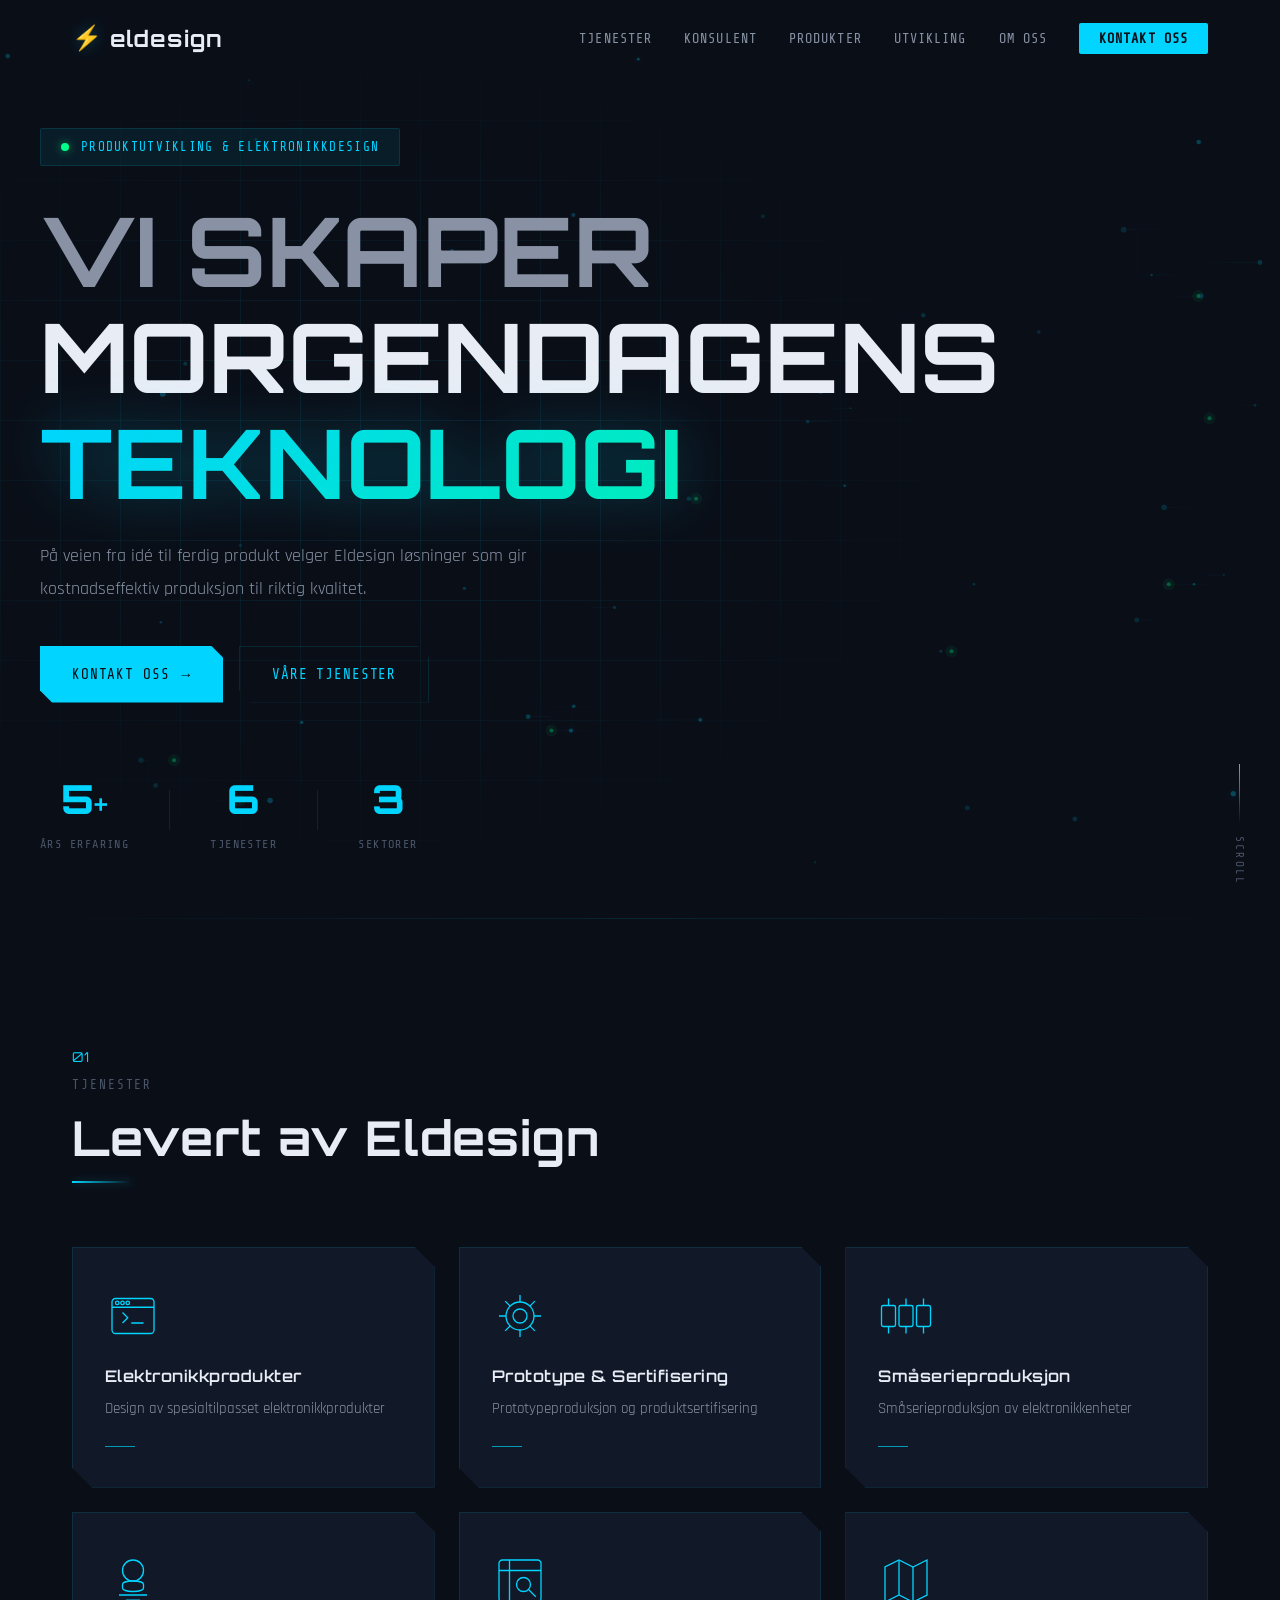
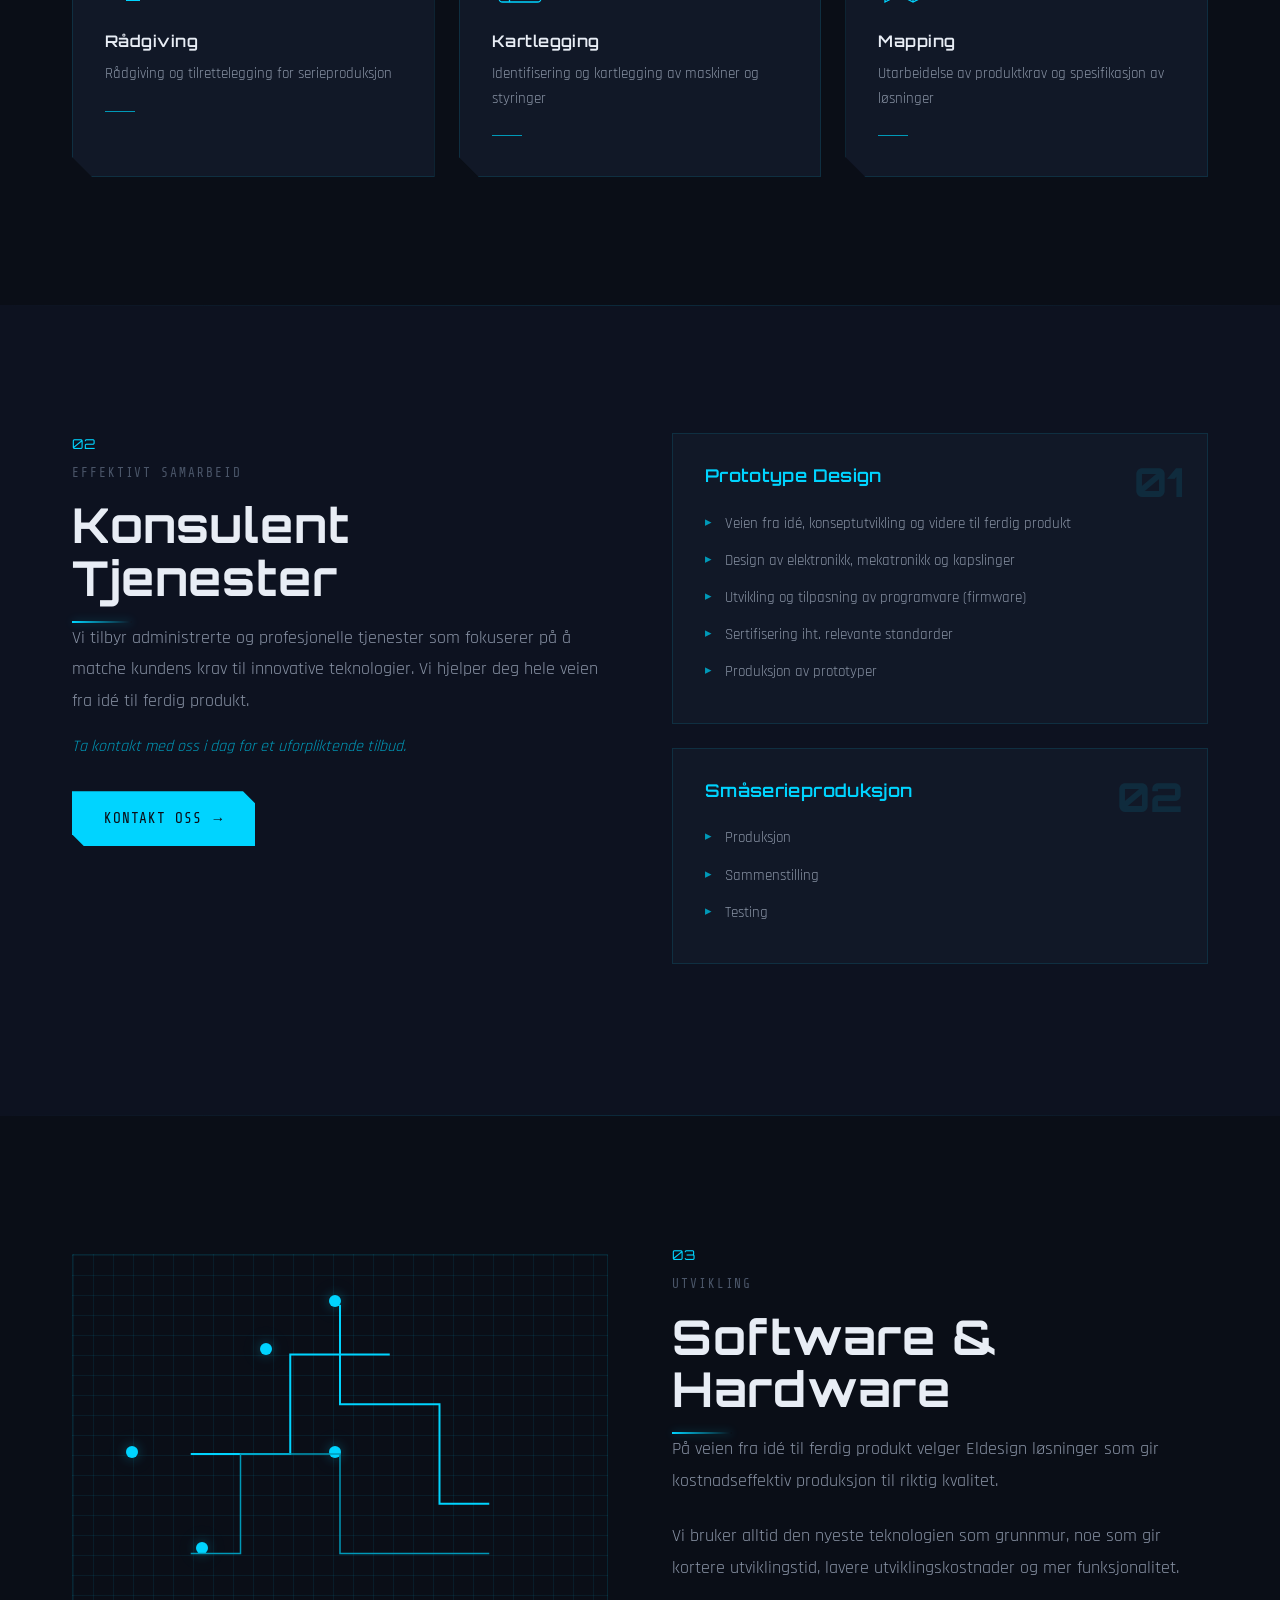
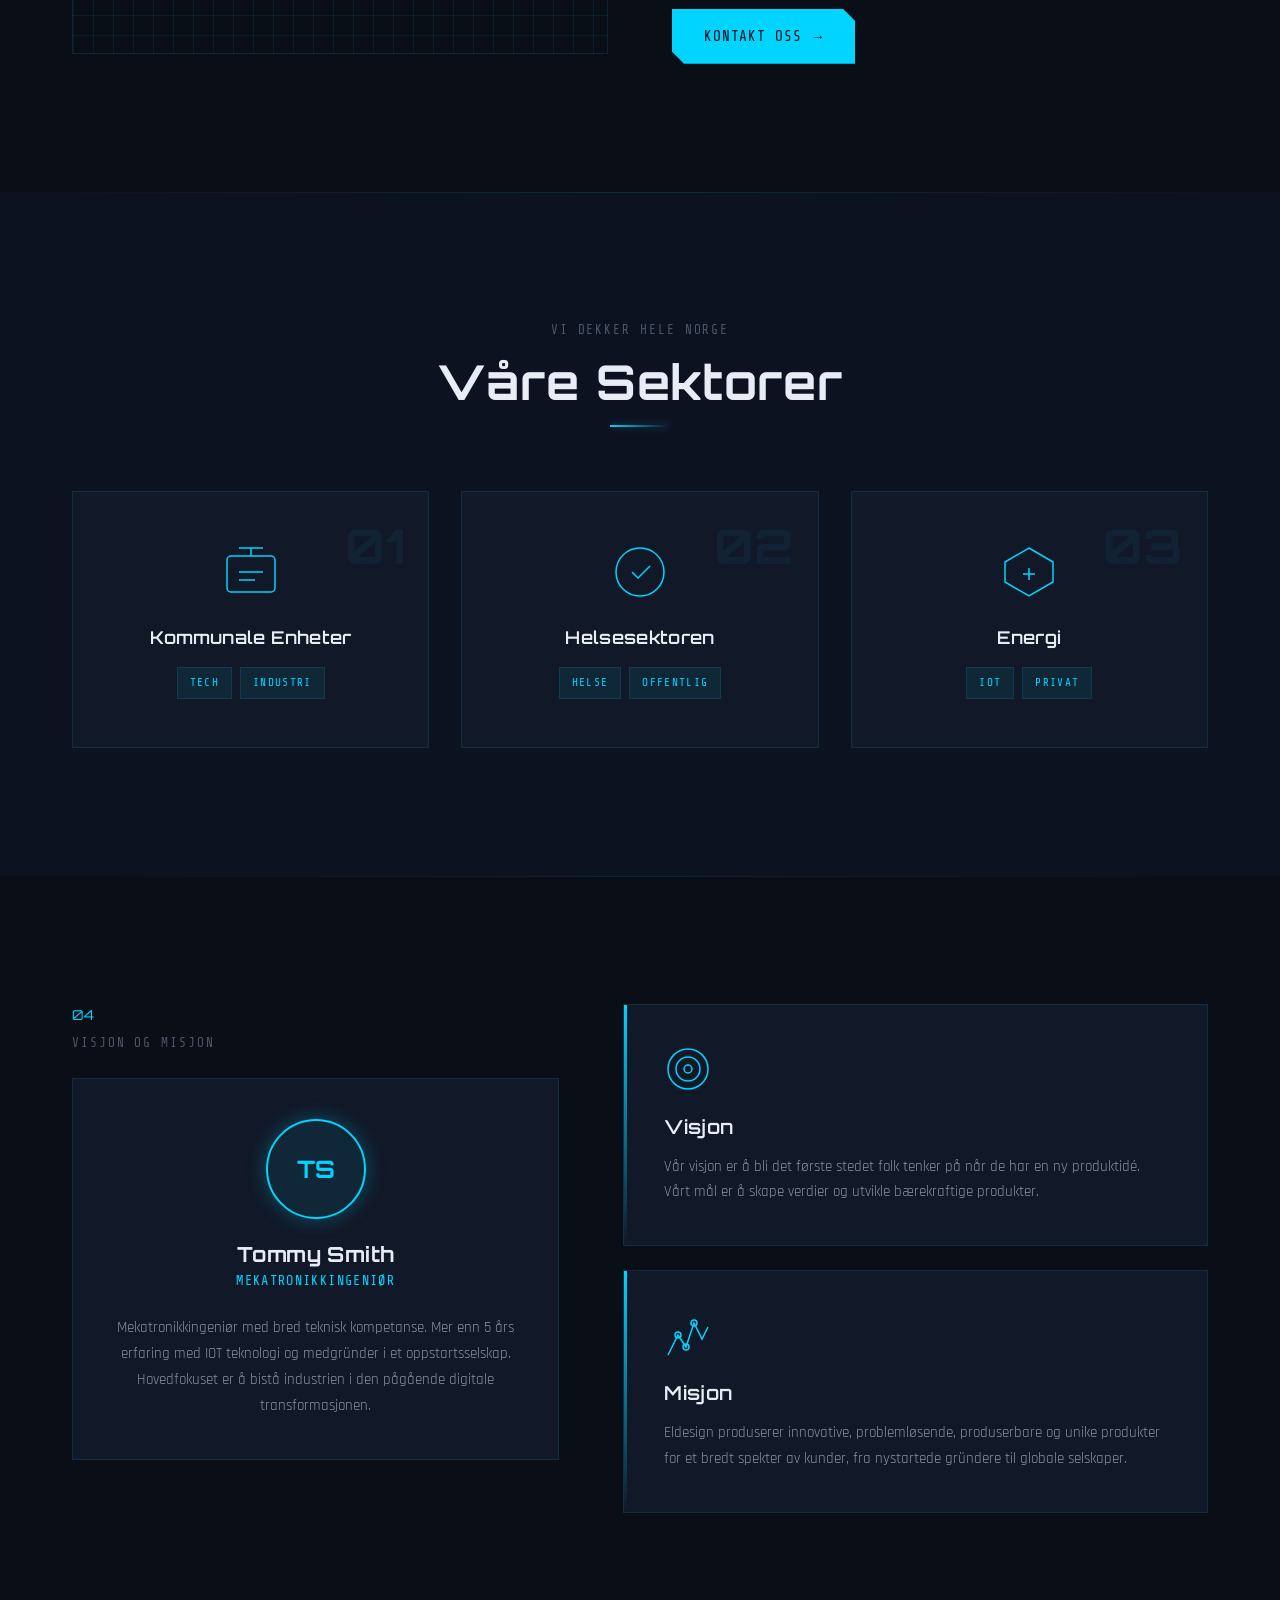
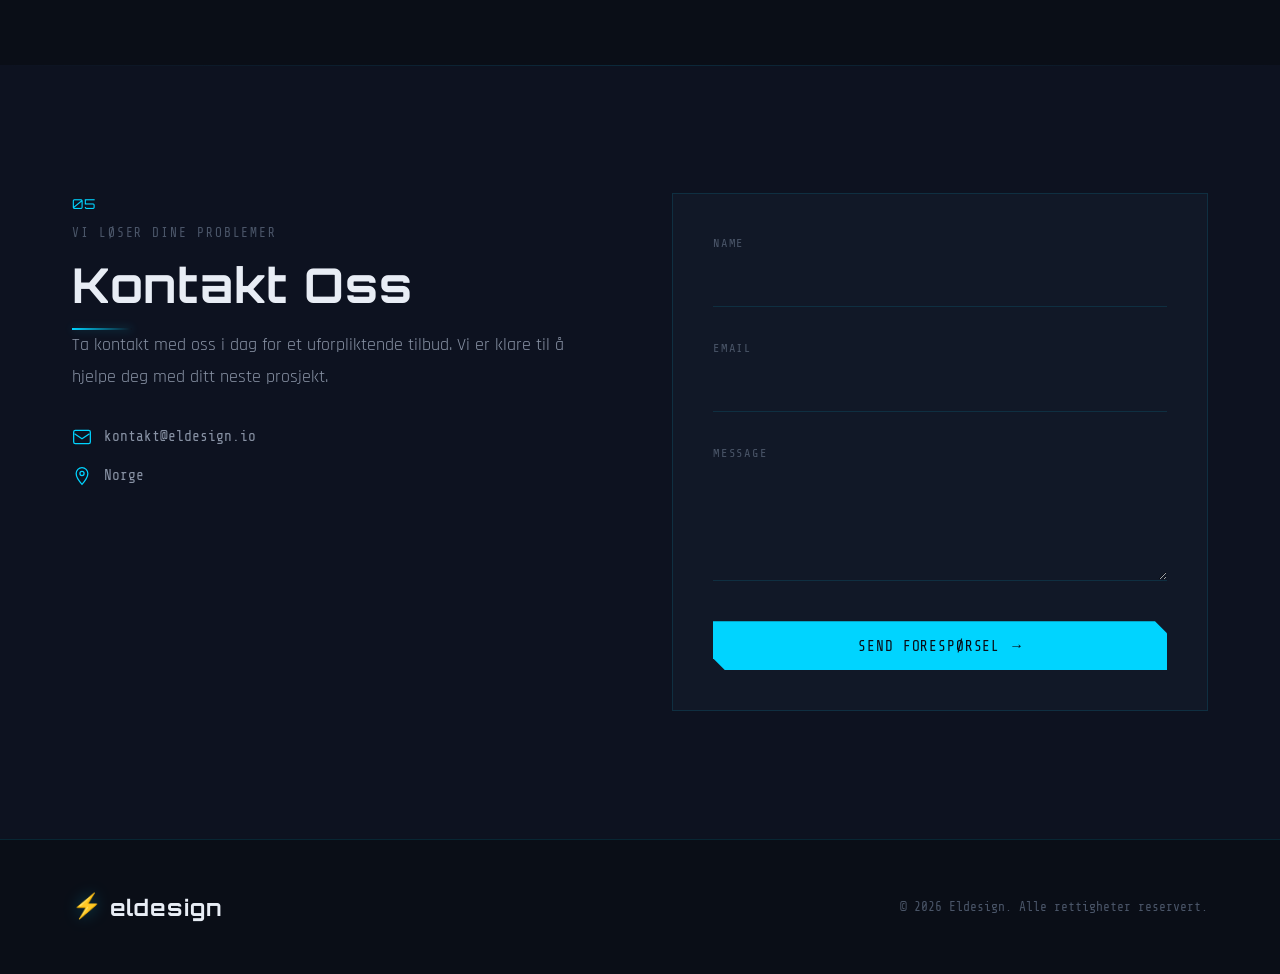
<file: index.html>
<!DOCTYPE html>
<html lang="no">
<head>
    <meta charset="UTF-8">
    <meta name="viewport" content="width=device-width, initial-scale=1.0">
    <title>Eldesign – Produktutvikling</title>
    <link rel="stylesheet" href="css/style.css">
    <link rel="preconnect" href="https://fonts.googleapis.com">
    <link rel="preconnect" href="https://fonts.gstatic.com" crossorigin>
    <link href="https://fonts.googleapis.com/css2?family=Orbitron:wght@400;500;600;700;800;900&family=Rajdhani:wght@300;400;500;600;700&family=Share+Tech+Mono&display=swap" rel="stylesheet">
</head>
<body>
    <!-- Animated Circuit Background -->
    <canvas id="circuit-bg"></canvas>

    <!-- Navigation -->
    <nav class="nav" id="nav">
        <div class="nav__container">
            <a href="#hero" class="nav__logo">
                <span class="nav__logo-icon">⚡</span>
                <span class="nav__logo-text">eldesign</span>
            </a>
            <button class="nav__toggle" id="nav-toggle" aria-label="Toggle menu">
                <span></span><span></span><span></span>
            </button>
            <ul class="nav__menu" id="nav-menu">
                <li><a href="#tjenester" class="nav__link" data-text="Tjenester">Tjenester</a></li>
                <li><a href="#konsulent" class="nav__link" data-text="Konsulent">Konsulent</a></li>
                <li><a href="products/index.html" class="nav__link" data-text="Produkter">Produkter</a></li>
                <li><a href="#utvikling" class="nav__link" data-text="Utvikling">Utvikling</a></li>
                <li><a href="#om-oss" class="nav__link" data-text="Om Oss">Om Oss</a></li>
                <li><a href="#kontakt" class="nav__link nav__link--cta" data-text="Kontakt Oss">Kontakt Oss</a></li>
            </ul>
        </div>
    </nav>

    <!-- Hero Section -->
    <section class="hero" id="hero">
        <div class="hero__grid-overlay"></div>
        <div class="hero__content">
            <div class="hero__badge">
                <span class="hero__badge-dot"></span>
                <span class="hero__badge-text">Produktutvikling & Elektronikkdesign</span>
            </div>
            <h1 class="hero__title">
                <span class="hero__title-line hero__title-line--1">VI SKAPER</span>
                <span class="hero__title-line hero__title-line--2">MORGENDAGENS</span>
                <span class="hero__title-line hero__title-line--3">TEKNOLOGI</span>
            </h1>
            <p class="hero__description">
                På veien fra idé til ferdig produkt velger Eldesign løsninger som gir kostnadseffektiv produksjon til riktig kvalitet.
            </p>
            <div class="hero__actions">
                <a href="#kontakt" class="btn btn--primary">
                    <span class="btn__text">Kontakt Oss</span>
                    <span class="btn__icon">→</span>
                </a>
                <a href="#tjenester" class="btn btn--outline">
                    <span class="btn__text">Våre Tjenester</span>
                </a>
            </div>
            <div class="hero__stats">
                <div class="hero__stat">
                    <span class="hero__stat-number" data-count="5">0</span><span class="hero__stat-plus">+</span>
                    <span class="hero__stat-label">Års Erfaring</span>
                </div>
                <div class="hero__stat-divider"></div>
                <div class="hero__stat">
                    <span class="hero__stat-number" data-count="6">0</span>
                    <span class="hero__stat-label">Tjenester</span>
                </div>
                <div class="hero__stat-divider"></div>
                <div class="hero__stat">
                    <span class="hero__stat-number" data-count="3">0</span>
                    <span class="hero__stat-label">Sektorer</span>
                </div>
            </div>
        </div>
        <div class="hero__scroll-indicator">
            <div class="hero__scroll-line"></div>
            <span>Scroll</span>
        </div>
    </section>

    <!-- Services Section -->
    <section class="services" id="tjenester">
        <div class="section__container">
            <div class="section__header">
                <span class="section__number">01</span>
                <span class="section__tag">Tjenester</span>
                <h2 class="section__title">Levert av Eldesign</h2>
                <div class="section__line"></div>
            </div>
            <div class="services__grid">
                <div class="service-card" data-aos="fade-up">
                    <div class="service-card__icon">
                        <svg viewBox="0 0 64 64" fill="none" stroke="currentColor" stroke-width="1.5">
                            <rect x="8" y="12" width="48" height="40" rx="4"/>
                            <path d="M20 28l6 6-6 6M30 40h14"/>
                            <line x1="8" y1="22" x2="56" y2="22"/>
                            <circle cx="14" cy="17" r="2"/><circle cx="20" cy="17" r="2"/><circle cx="26" cy="17" r="2"/>
                        </svg>
                    </div>
                    <h3 class="service-card__title">Elektronikkprodukter</h3>
                    <p class="service-card__desc">Design av spesialtilpasset elektronikkprodukter</p>
                    <div class="service-card__line"></div>
                </div>
                <div class="service-card" data-aos="fade-up" data-aos-delay="100">
                    <div class="service-card__icon">
                        <svg viewBox="0 0 64 64" fill="none" stroke="currentColor" stroke-width="1.5">
                            <path d="M32 8v8M32 48v8M8 32h8M48 32h8"/>
                            <circle cx="32" cy="32" r="16"/>
                            <circle cx="32" cy="32" r="8"/>
                            <path d="M15 15l6 6M43 43l6 6M15 49l6-6M43 21l6-6"/>
                        </svg>
                    </div>
                    <h3 class="service-card__title">Prototype & Sertifisering</h3>
                    <p class="service-card__desc">Prototypeproduksjon og produktsertifisering</p>
                    <div class="service-card__line"></div>
                </div>
                <div class="service-card" data-aos="fade-up" data-aos-delay="200">
                    <div class="service-card__icon">
                        <svg viewBox="0 0 64 64" fill="none" stroke="currentColor" stroke-width="1.5">
                            <rect x="4" y="20" width="16" height="24" rx="2"/>
                            <rect x="24" y="20" width="16" height="24" rx="2"/>
                            <rect x="44" y="20" width="16" height="24" rx="2"/>
                            <path d="M12 12v8M32 12v8M52 12v8M12 44v8M32 44v8M52 44v8"/>
                        </svg>
                    </div>
                    <h3 class="service-card__title">Småserieproduksjon</h3>
                    <p class="service-card__desc">Småserieproduksjon av elektronikkenheter</p>
                    <div class="service-card__line"></div>
                </div>
                <div class="service-card" data-aos="fade-up" data-aos-delay="300">
                    <div class="service-card__icon">
                        <svg viewBox="0 0 64 64" fill="none" stroke="currentColor" stroke-width="1.5">
                            <circle cx="32" cy="20" r="12"/>
                            <path d="M20 36c0-2 4-4 12-4s12 2 12 4v4c0 2-4 4-12 4s-12-2-12-4v-4z"/>
                            <path d="M16 48h32M24 54h16"/>
                        </svg>
                    </div>
                    <h3 class="service-card__title">Rådgiving</h3>
                    <p class="service-card__desc">Rådgiving og tilrettelegging for serieproduksjon</p>
                    <div class="service-card__line"></div>
                </div>
                <div class="service-card" data-aos="fade-up" data-aos-delay="400">
                    <div class="service-card__icon">
                        <svg viewBox="0 0 64 64" fill="none" stroke="currentColor" stroke-width="1.5">
                            <rect x="8" y="8" width="48" height="48" rx="4"/>
                            <path d="M8 20h48M20 8v48"/>
                            <circle cx="36" cy="36" r="8"/>
                            <path d="M42 42l8 8"/>
                        </svg>
                    </div>
                    <h3 class="service-card__title">Kartlegging</h3>
                    <p class="service-card__desc">Identifisering og kartlegging av maskiner og styringer</p>
                    <div class="service-card__line"></div>
                </div>
                <div class="service-card" data-aos="fade-up" data-aos-delay="500">
                    <div class="service-card__icon">
                        <svg viewBox="0 0 64 64" fill="none" stroke="currentColor" stroke-width="1.5">
                            <path d="M8 56V16l16-8 16 8 16-8v40l-16 8-16-8-16 8z"/>
                            <path d="M24 8v40M40 16v40"/>
                        </svg>
                    </div>
                    <h3 class="service-card__title">Mapping</h3>
                    <p class="service-card__desc">Utarbeidelse av produktkrav og spesifikasjon av løsninger</p>
                    <div class="service-card__line"></div>
                </div>
            </div>
        </div>
    </section>

    <!-- Consultant Section -->
    <section class="consultant" id="konsulent">
        <div class="section__container">
            <div class="consultant__layout">
                <div class="consultant__left">
                    <span class="section__number">02</span>
                    <span class="section__tag">Effektivt Samarbeid</span>
                    <h2 class="section__title">Konsulent<br>Tjenester</h2>
                    <div class="section__line"></div>
                    <p class="consultant__text">
                        Vi tilbyr administrerte og profesjonelle tjenester som fokuserer på å matche kundens krav til innovative teknologier. Vi hjelper deg hele veien fra idé til ferdig produkt.
                    </p>
                    <p class="consultant__cta-text">
                        Ta kontakt med oss i dag for et uforpliktende tilbud.
                    </p>
                    <a href="#kontakt" class="btn btn--primary">
                        <span class="btn__text">Kontakt Oss</span>
                        <span class="btn__icon">→</span>
                    </a>
                </div>
                <div class="consultant__right">
                    <div class="consultant__card">
                        <div class="consultant__card-number">01</div>
                        <h3 class="consultant__card-title">Prototype Design</h3>
                        <ul class="consultant__card-list">
                            <li>Veien fra idé, konseptutvikling og videre til ferdig produkt</li>
                            <li>Design av elektronikk, mekatronikk og kapslinger</li>
                            <li>Utvikling og tilpasning av programvare (firmware)</li>
                            <li>Sertifisering iht. relevante standarder</li>
                            <li>Produksjon av prototyper</li>
                        </ul>
                    </div>
                    <div class="consultant__card">
                        <div class="consultant__card-number">02</div>
                        <h3 class="consultant__card-title">Småserieproduksjon</h3>
                        <ul class="consultant__card-list">
                            <li>Produksjon</li>
                            <li>Sammenstilling</li>
                            <li>Testing</li>
                        </ul>
                    </div>
                </div>
            </div>
        </div>
    </section>

    <!-- Development Section -->
    <section class="development" id="utvikling">
        <div class="section__container">
            <div class="development__layout">
                <div class="development__visual">
                    <div class="development__circuit-board">
                        <div class="circuit-node circuit-node--1"></div>
                        <div class="circuit-node circuit-node--2"></div>
                        <div class="circuit-node circuit-node--3"></div>
                        <div class="circuit-node circuit-node--4"></div>
                        <div class="circuit-node circuit-node--5"></div>
                        <svg class="circuit-lines" viewBox="0 0 400 400">
                            <path d="M50 200 L150 200 L150 100 L250 100" stroke="var(--accent)" stroke-width="2" fill="none" class="circuit-path"/>
                            <path d="M50 300 L100 300 L100 200 L200 200 L200 300 L350 300" stroke="var(--accent-dim)" stroke-width="1.5" fill="none" class="circuit-path"/>
                            <path d="M200 50 L200 150 L300 150 L300 250 L350 250" stroke="var(--accent)" stroke-width="2" fill="none" class="circuit-path"/>
                        </svg>
                    </div>
                </div>
                <div class="development__content">
                    <span class="section__number">03</span>
                    <span class="section__tag">Utvikling</span>
                    <h2 class="section__title">Software &<br>Hardware</h2>
                    <div class="section__line"></div>
                    <p class="development__text">
                        På veien fra idé til ferdig produkt velger Eldesign løsninger som gir kostnadseffektiv produksjon til riktig kvalitet.
                    </p>
                    <p class="development__text">
                        Vi bruker alltid den nyeste teknologien som grunnmur, noe som gir kortere utviklingstid, lavere utviklingskostnader og mer funksjonalitet.
                    </p>
                    <a href="#kontakt" class="btn btn--primary">
                        <span class="btn__text">Kontakt Oss</span>
                        <span class="btn__icon">→</span>
                    </a>
                </div>
            </div>
        </div>
    </section>

    <!-- Sectors Section -->
    <section class="sectors" id="sektorer">
        <div class="section__container">
            <div class="section__header section__header--center">
                <span class="section__tag">Vi dekker hele Norge</span>
                <h2 class="section__title">Våre Sektorer</h2>
                <div class="section__line section__line--center"></div>
            </div>
            <div class="sectors__grid">
                <div class="sector-card">
                    <div class="sector-card__number">01</div>
                    <div class="sector-card__icon">
                        <svg viewBox="0 0 64 64" fill="none" stroke="currentColor" stroke-width="1.5">
                            <rect x="8" y="16" width="48" height="36" rx="4"/>
                            <path d="M20 8h24M32 8v8"/>
                            <path d="M20 32h24M20 40h16"/>
                        </svg>
                    </div>
                    <h3 class="sector-card__title">Kommunale Enheter</h3>
                    <div class="sector-card__tags">
                        <span class="sector-tag">Tech</span>
                        <span class="sector-tag">Industri</span>
                    </div>
                </div>
                <div class="sector-card">
                    <div class="sector-card__number">02</div>
                    <div class="sector-card__icon">
                        <svg viewBox="0 0 64 64" fill="none" stroke="currentColor" stroke-width="1.5">
                            <path d="M32 8C18.7 8 8 18.7 8 32s10.7 24 24 24 24-10.7 24-24S45.3 8 32 8z"/>
                            <path d="M24 32l6 6 12-12"/>
                        </svg>
                    </div>
                    <h3 class="sector-card__title">Helsesektoren</h3>
                    <div class="sector-card__tags">
                        <span class="sector-tag">Helse</span>
                        <span class="sector-tag">Offentlig</span>
                    </div>
                </div>
                <div class="sector-card">
                    <div class="sector-card__number">03</div>
                    <div class="sector-card__icon">
                        <svg viewBox="0 0 64 64" fill="none" stroke="currentColor" stroke-width="1.5">
                            <path d="M32 8l24 14v20L32 56 8 42V22L32 8z"/>
                            <path d="M32 28v12M26 34h12"/>
                        </svg>
                    </div>
                    <h3 class="sector-card__title">Energi</h3>
                    <div class="sector-card__tags">
                        <span class="sector-tag">IOT</span>
                        <span class="sector-tag">Privat</span>
                    </div>
                </div>
            </div>
        </div>
    </section>

    <!-- About Section -->
    <section class="about" id="om-oss">
        <div class="section__container">
            <div class="about__layout">
                <div class="about__profile">
                    <span class="section__number">04</span>
                    <span class="section__tag">Visjon og Misjon</span>
                    <div class="about__profile-card">
                        <div class="about__avatar">
                            <div class="about__avatar-placeholder">TS</div>
                        </div>
                        <h3 class="about__name">Tommy Smith</h3>
                        <p class="about__role">Mekatronikkingeniør</p>
                        <p class="about__bio">
                            Mekatronikkingeniør med bred teknisk kompetanse. Mer enn 5 års erfaring med IOT teknologi og medgründer i et oppstartsselskap. Hovedfokuset er å bistå industrien i den pågående digitale transformasjonen.
                        </p>
                    </div>
                </div>
                <div class="about__visions">
                    <div class="about__vision-card">
                        <div class="about__vision-icon">
                            <svg viewBox="0 0 48 48" fill="none" stroke="currentColor" stroke-width="1.5">
                                <circle cx="24" cy="24" r="20"/>
                                <circle cx="24" cy="24" r="12"/>
                                <circle cx="24" cy="24" r="4"/>
                            </svg>
                        </div>
                        <h3 class="about__vision-title">Visjon</h3>
                        <p class="about__vision-text">
                            Vår visjon er å bli det første stedet folk tenker på når de har en ny produktidé. Vårt mål er å skape verdier og utvikle bærekraftige produkter.
                        </p>
                    </div>
                    <div class="about__vision-card">
                        <div class="about__vision-icon">
                            <svg viewBox="0 0 48 48" fill="none" stroke="currentColor" stroke-width="1.5">
                                <path d="M4 44l10-20 8 12 8-24 8 16 6-12"/>
                                <circle cx="14" cy="24" r="3"/>
                                <circle cx="22" cy="36" r="3"/>
                                <circle cx="30" cy="12" r="3"/>
                            </svg>
                        </div>
                        <h3 class="about__vision-title">Misjon</h3>
                        <p class="about__vision-text">
                            Eldesign produserer innovative, problemløsende, produserbare og unike produkter for et bredt spekter av kunder, fra nystartede gründere til globale selskaper.
                        </p>
                    </div>
                </div>
            </div>
        </div>
    </section>

    <!-- Contact Section -->
    <section class="contact" id="kontakt">
        <div class="section__container">
            <div class="contact__layout">
                <div class="contact__info">
                    <span class="section__number">05</span>
                    <span class="section__tag">Vi løser dine problemer</span>
                    <h2 class="section__title">Kontakt Oss</h2>
                    <div class="section__line"></div>
                    <p class="contact__text">
                        Ta kontakt med oss i dag for et uforpliktende tilbud. Vi er klare til å hjelpe deg med ditt neste prosjekt.
                    </p>
                    <div class="contact__details">
                        <div class="contact__detail">
                            <svg viewBox="0 0 24 24" fill="none" stroke="currentColor" stroke-width="1.5" width="20" height="20">
                                <path d="M3 8l9 6 9-6"/>
                                <rect x="2" y="4" width="20" height="16" rx="2"/>
                            </svg>
                            <span>kontakt@eldesign.io</span>
                        </div>
                        <div class="contact__detail">
                            <svg viewBox="0 0 24 24" fill="none" stroke="currentColor" stroke-width="1.5" width="20" height="20">
                                <path d="M12 2C8.13 2 5 5.13 5 9c0 5.25 7 13 7 13s7-7.75 7-13c0-3.87-3.13-7-7-7z"/>
                                <circle cx="12" cy="9" r="2.5"/>
                            </svg>
                            <span>Norge</span>
                        </div>
                    </div>
                </div>
                <form class="contact__form" id="contact-form">
                    <div class="form__group">
                        <label class="form__label" for="name">Name</label>
                        <input class="form__input" type="text" id="name" name="name" required>
                        <div class="form__line"></div>
                    </div>
                    <div class="form__group">
                        <label class="form__label" for="email">Email</label>
                        <input class="form__input" type="email" id="email" name="email" required>
                        <div class="form__line"></div>
                    </div>
                    <div class="form__group">
                        <label class="form__label" for="message">Message</label>
                        <textarea class="form__input form__textarea" id="message" name="message" rows="4" required></textarea>
                        <div class="form__line"></div>
                    </div>
                    <button type="submit" class="btn btn--primary btn--full">
                        <span class="btn__text">Send Forespørsel</span>
                        <span class="btn__icon">→</span>
                    </button>
                </form>
            </div>
        </div>
    </section>

    <!-- Footer -->
    <footer class="footer">
        <div class="section__container">
            <div class="footer__content">
                <div class="footer__brand">
                    <span class="nav__logo-icon">⚡</span>
                    <span class="nav__logo-text">eldesign</span>
                </div>
                <p class="footer__copy">&copy; 2026 Eldesign. Alle rettigheter reservert.</p>
            </div>
        </div>
    </footer>

    <script src="js/main.js"></script>
</body>
</html>
</file>
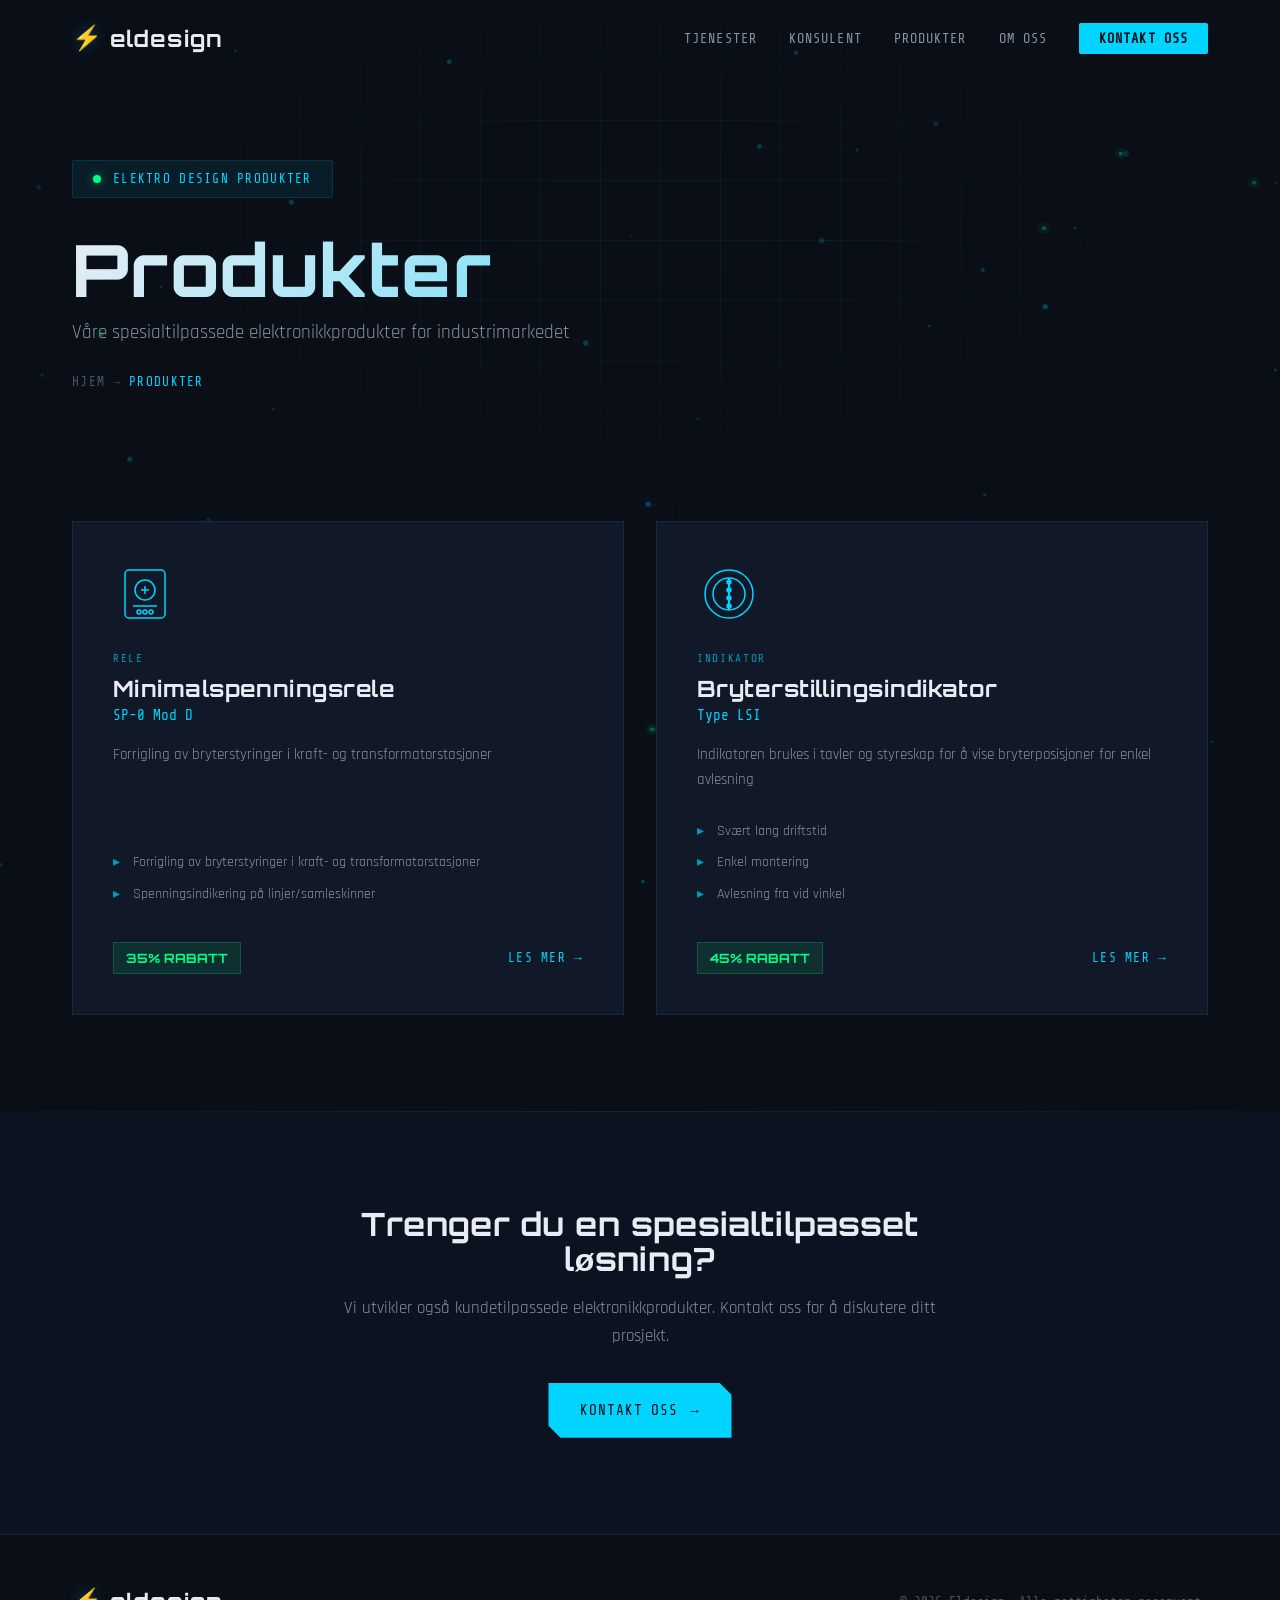
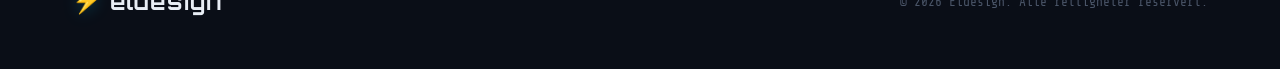
<file: products/index.html>
<!DOCTYPE html>
<html lang="no">
<head>
    <meta charset="UTF-8">
    <meta name="viewport" content="width=device-width, initial-scale=1.0">
    <title>Produkter – Eldesign</title>
    <link rel="stylesheet" href="../css/style.css">
    <link rel="stylesheet" href="../css/products.css">
    <link rel="preconnect" href="https://fonts.googleapis.com">
    <link rel="preconnect" href="https://fonts.gstatic.com" crossorigin>
    <link href="https://fonts.googleapis.com/css2?family=Orbitron:wght@400;500;600;700;800;900&family=Rajdhani:wght@300;400;500;600;700&family=Share+Tech+Mono&display=swap" rel="stylesheet">
</head>
<body>
    <canvas id="circuit-bg"></canvas>

    <!-- Navigation -->
    <nav class="nav nav--scrolled" id="nav">
        <div class="nav__container">
            <a href="../index.html" class="nav__logo">
                <span class="nav__logo-icon">⚡</span>
                <span class="nav__logo-text">eldesign</span>
            </a>
            <button class="nav__toggle" id="nav-toggle" aria-label="Toggle menu">
                <span></span><span></span><span></span>
            </button>
            <ul class="nav__menu" id="nav-menu">
                <li><a href="../index.html#tjenester" class="nav__link">Tjenester</a></li>
                <li><a href="../index.html#konsulent" class="nav__link">Konsulent</a></li>
                <li><a href="index.html" class="nav__link" style="color: var(--accent);">Produkter</a></li>
                <li><a href="../index.html#om-oss" class="nav__link">Om Oss</a></li>
                <li><a href="../index.html#kontakt" class="nav__link nav__link--cta">Kontakt Oss</a></li>
            </ul>
        </div>
    </nav>

    <!-- Page Header -->
    <section class="page-header">
        <div class="page-header__grid-overlay"></div>
        <div class="section__container">
            <div class="page-header__content">
                <div class="hero__badge">
                    <span class="hero__badge-dot"></span>
                    <span class="hero__badge-text">Elektro Design Produkter</span>
                </div>
                <h1 class="page-header__title">Produkter</h1>
                <p class="page-header__desc">Våre spesialtilpassede elektronikkprodukter for industrimarkedet</p>
                <nav class="breadcrumb">
                    <a href="../index.html">Hjem</a>
                    <span class="breadcrumb__sep">→</span>
                    <span class="breadcrumb__current">Produkter</span>
                </nav>
            </div>
        </div>
    </section>

    <!-- Products Grid -->
    <section class="products-listing">
        <div class="section__container">
            <div class="products-grid" id="products-grid">
                <!-- Populated by JS from PRODUCTS array -->
            </div>
        </div>
    </section>

    <!-- CTA -->
    <section class="products-cta">
        <div class="section__container">
            <div class="products-cta__content">
                <h2 class="products-cta__title">Trenger du en spesialtilpasset løsning?</h2>
                <p class="products-cta__text">Vi utvikler også kundetilpassede elektronikkprodukter. Kontakt oss for å diskutere ditt prosjekt.</p>
                <a href="../index.html#kontakt" class="btn btn--primary">
                    <span class="btn__text">Kontakt Oss</span>
                    <span class="btn__icon">→</span>
                </a>
            </div>
        </div>
    </section>

    <!-- Footer -->
    <footer class="footer">
        <div class="section__container">
            <div class="footer__content">
                <div class="footer__brand">
                    <span class="nav__logo-icon">⚡</span>
                    <span class="nav__logo-text">eldesign</span>
                </div>
                <p class="footer__copy">&copy; 2026 Eldesign. Alle rettigheter reservert.</p>
            </div>
        </div>
    </footer>

    <script src="../js/products-data.js"></script>
    <script src="../js/main.js"></script>
    <script src="../js/products.js"></script>
</body>
</html>
</file>
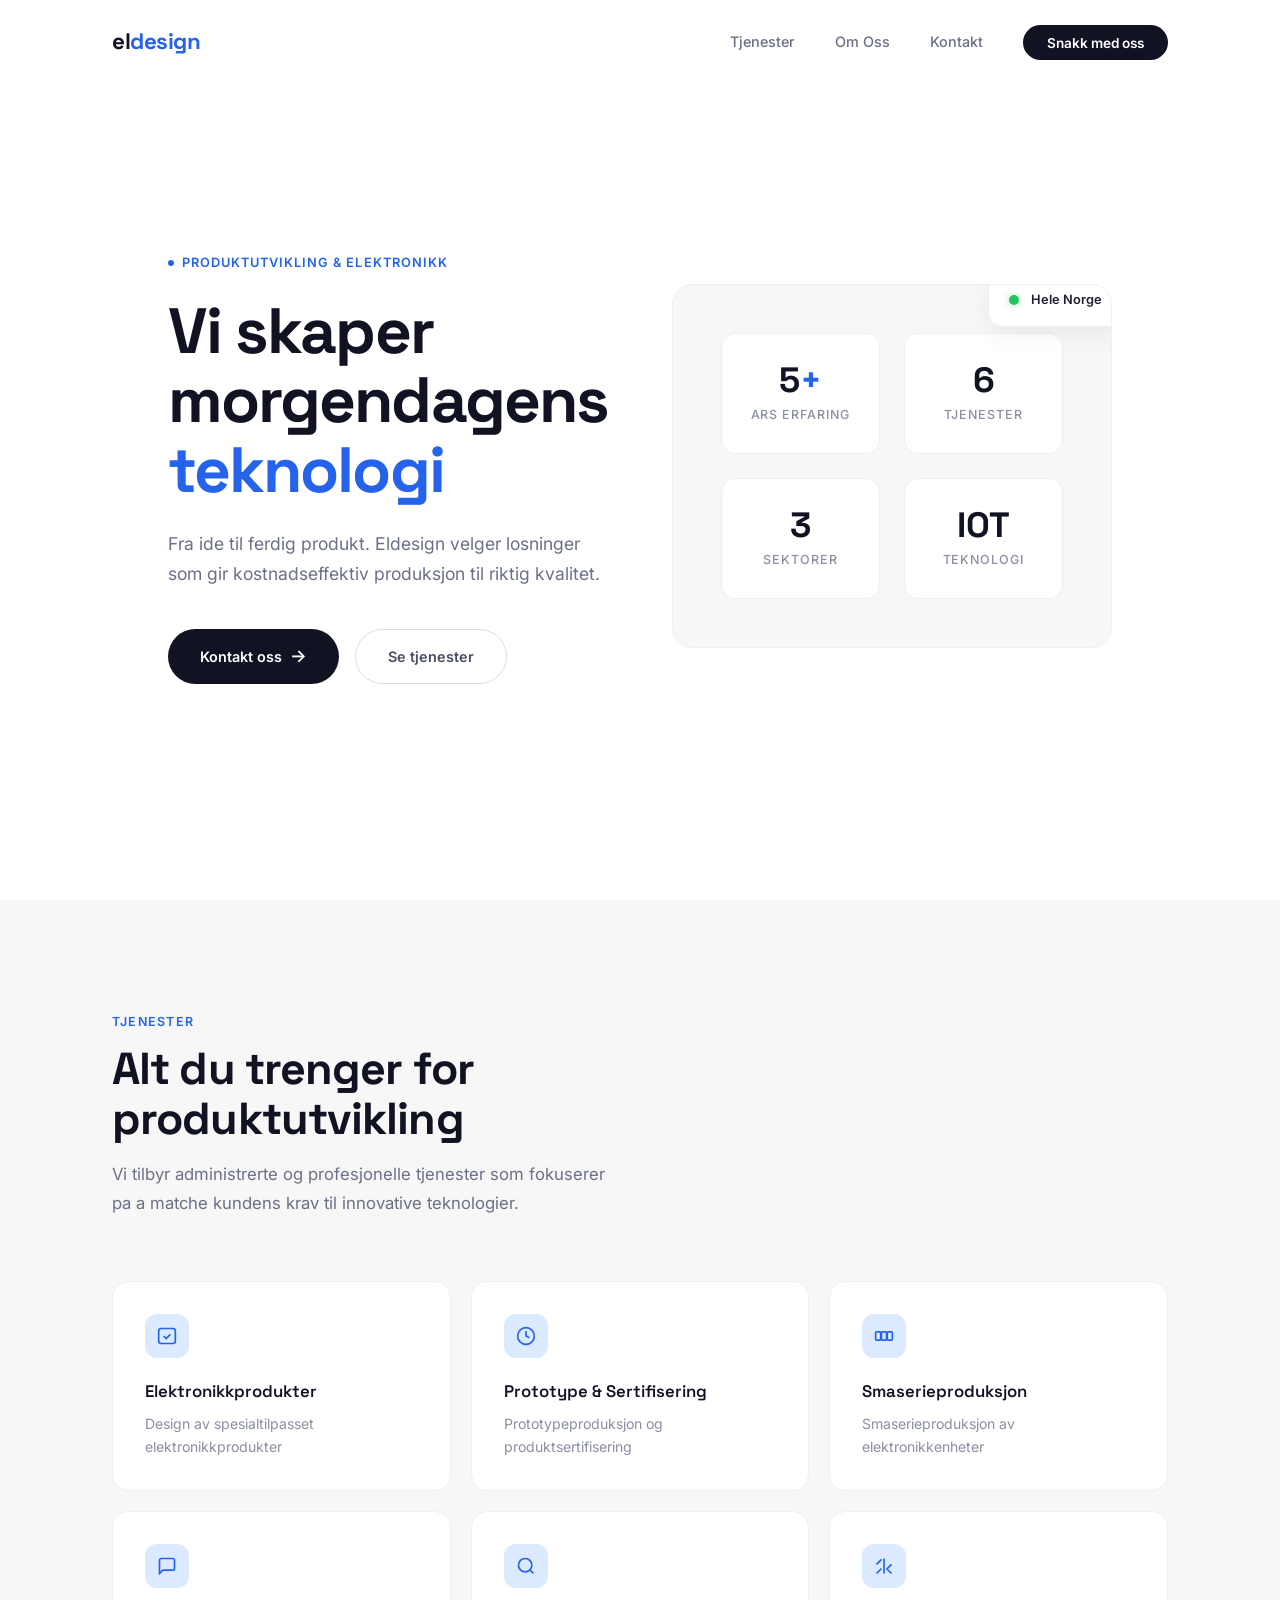
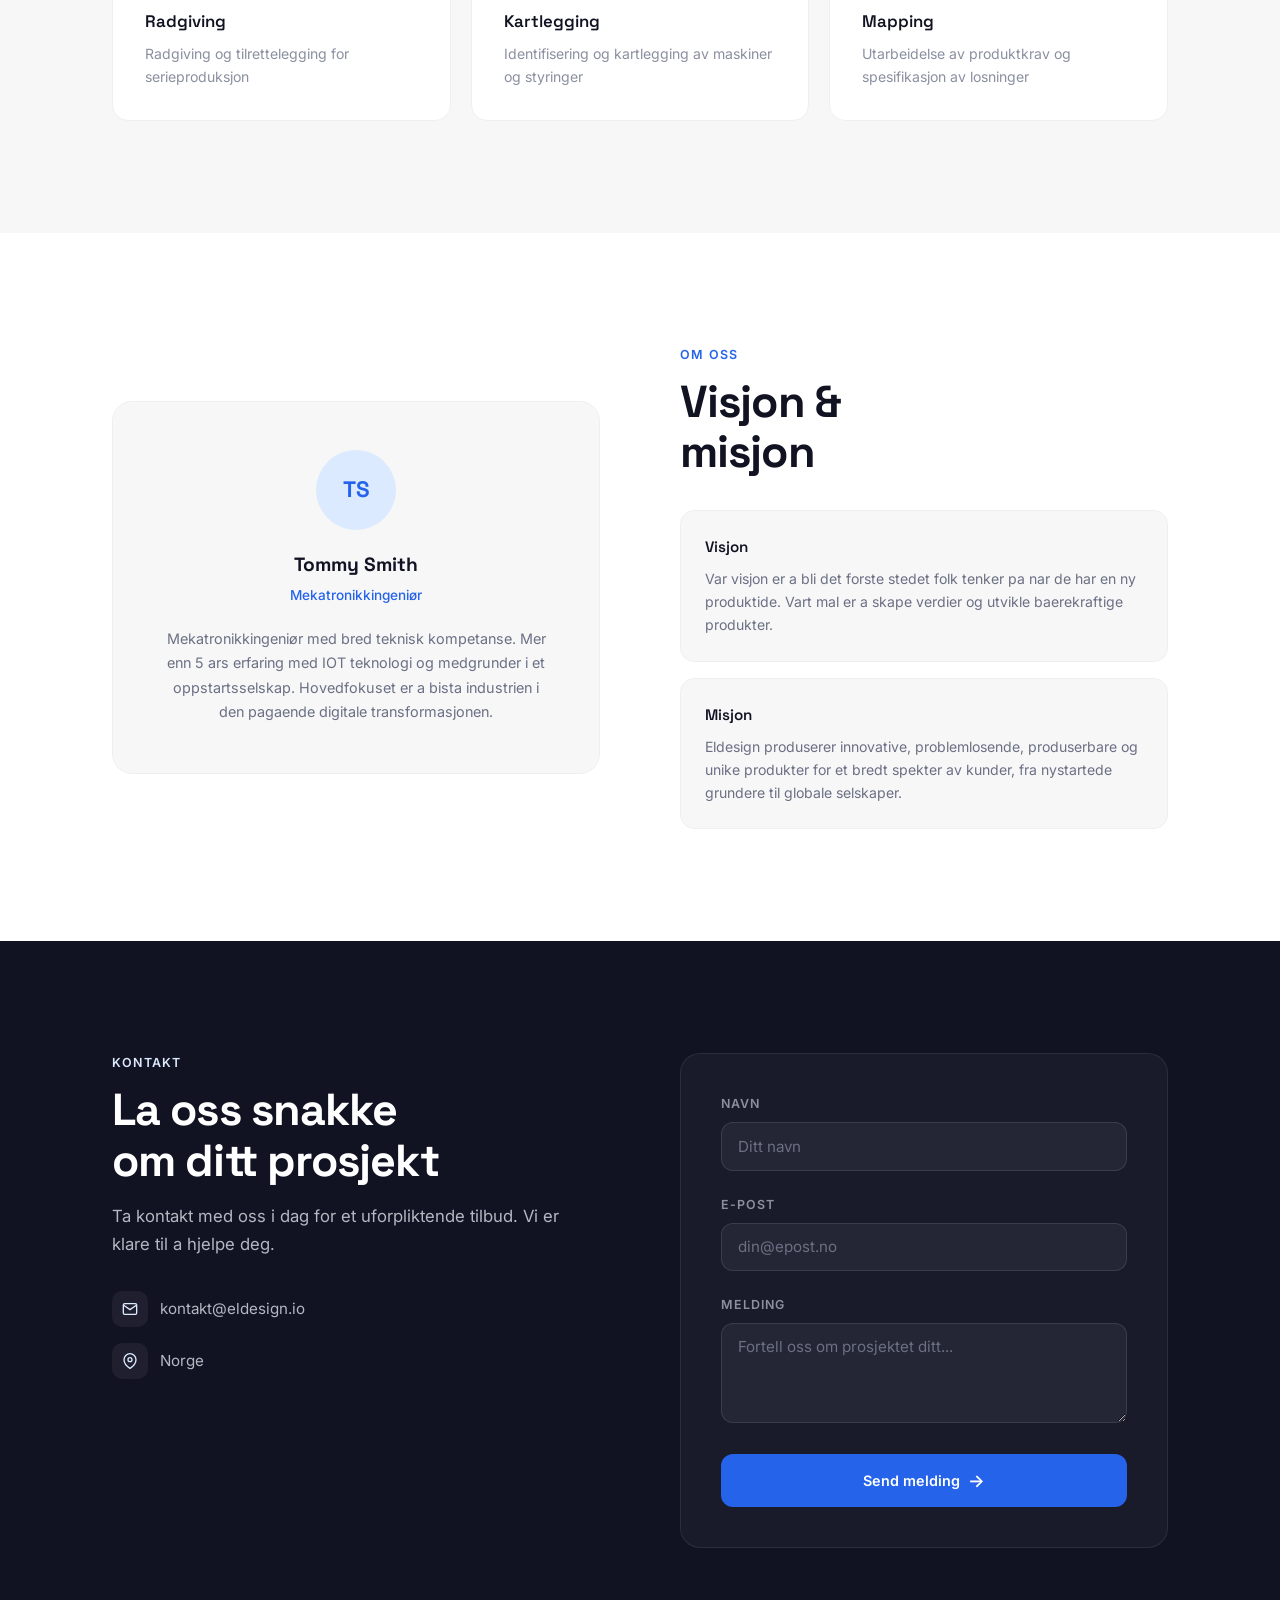
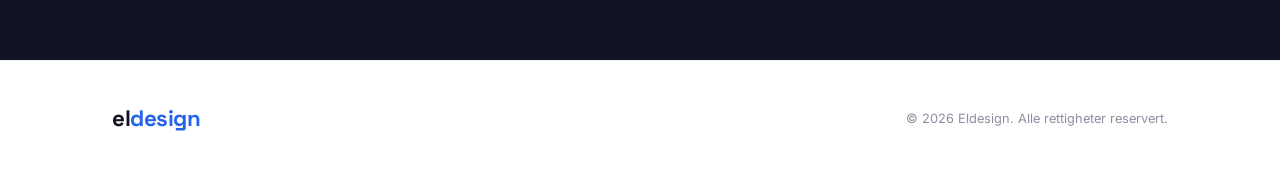
<file: test-minimal/index.html>
<!DOCTYPE html>
<html lang="no">
<head>
    <meta charset="UTF-8">
    <meta name="viewport" content="width=device-width, initial-scale=1.0">
    <title>Eldesign – Produktutvikling</title>
    <link rel="preconnect" href="https://fonts.googleapis.com">
    <link rel="preconnect" href="https://fonts.gstatic.com" crossorigin>
    <link href="https://fonts.googleapis.com/css2?family=Inter:wght@300;400;500;600;700&family=Space+Grotesk:wght@400;500;600;700&display=swap" rel="stylesheet">
    <style>
        /* ============================================
           ELDESIGN MINIMAL - Clean & Modern
           ============================================ */

        :root {
            --white: #ffffff;
            --off-white: #fafafa;
            --gray-50: #f7f7f8;
            --gray-100: #eeeff1;
            --gray-200: #d9dbe0;
            --gray-300: #b4b8c1;
            --gray-400: #8b90a0;
            --gray-500: #6b7084;
            --gray-600: #4a4e5e;
            --gray-800: #1e2030;
            --gray-900: #111222;
            --accent: #2563eb;
            --accent-light: #dbeafe;
            --accent-hover: #1d4ed8;
            --font-heading: 'Space Grotesk', sans-serif;
            --font-body: 'Inter', sans-serif;
        }

        *, *::before, *::after {
            margin: 0;
            padding: 0;
            box-sizing: border-box;
        }

        html {
            scroll-behavior: smooth;
            font-size: 16px;
        }

        body {
            font-family: var(--font-body);
            color: var(--gray-800);
            background: var(--white);
            line-height: 1.6;
            overflow-x: hidden;
            -webkit-font-smoothing: antialiased;
        }

        a {
            color: inherit;
            text-decoration: none;
        }

        .container {
            max-width: 1120px;
            margin: 0 auto;
            padding: 0 2rem;
        }

        /* --- Nav --- */
        .nav {
            position: fixed;
            top: 0;
            left: 0;
            width: 100%;
            z-index: 100;
            padding: 1.5rem 0;
            transition: all 0.4s ease;
        }

        .nav--scrolled {
            background: rgba(255, 255, 255, 0.92);
            backdrop-filter: blur(16px);
            -webkit-backdrop-filter: blur(16px);
            border-bottom: 1px solid var(--gray-100);
            padding: 1rem 0;
        }

        .nav__inner {
            display: flex;
            align-items: center;
            justify-content: space-between;
        }

        .nav__logo {
            font-family: var(--font-heading);
            font-size: 1.4rem;
            font-weight: 700;
            color: var(--gray-900);
            letter-spacing: -0.02em;
        }

        .nav__logo span {
            color: var(--accent);
        }

        .nav__links {
            display: flex;
            align-items: center;
            gap: 2.5rem;
            list-style: none;
        }

        .nav__link {
            font-size: 0.9rem;
            font-weight: 500;
            color: var(--gray-500);
            transition: color 0.2s ease;
        }

        .nav__link:hover {
            color: var(--gray-900);
        }

        .nav__cta {
            font-size: 0.85rem;
            font-weight: 600;
            color: var(--white);
            background: var(--gray-900);
            padding: 0.6rem 1.5rem;
            border-radius: 100px;
            transition: all 0.3s ease;
        }

        .nav__cta:hover {
            background: var(--accent);
            transform: translateY(-1px);
        }

        .nav__toggle {
            display: none;
            background: none;
            border: none;
            cursor: pointer;
            padding: 6px;
        }

        .nav__toggle span {
            display: block;
            width: 20px;
            height: 1.5px;
            background: var(--gray-800);
            margin: 5px 0;
            transition: all 0.3s ease;
        }

        /* --- Hero --- */
        .hero {
            min-height: 100vh;
            display: flex;
            align-items: center;
            padding: 8rem 0 6rem;
            position: relative;
        }

        .hero__layout {
            display: grid;
            grid-template-columns: 1fr 1fr;
            gap: 4rem;
            align-items: center;
        }

        .hero__tag {
            display: inline-flex;
            align-items: center;
            gap: 0.5rem;
            font-size: 0.8rem;
            font-weight: 600;
            color: var(--accent);
            text-transform: uppercase;
            letter-spacing: 0.08em;
            margin-bottom: 1.5rem;
            opacity: 0;
            animation: fadeUp 0.6s ease 0.2s forwards;
        }

        .hero__tag-dot {
            width: 6px;
            height: 6px;
            border-radius: 50%;
            background: var(--accent);
        }

        .hero__title {
            font-family: var(--font-heading);
            font-size: clamp(2.5rem, 5vw, 4.2rem);
            font-weight: 700;
            line-height: 1.08;
            letter-spacing: -0.03em;
            color: var(--gray-900);
            margin-bottom: 1.5rem;
            opacity: 0;
            animation: fadeUp 0.6s ease 0.35s forwards;
        }

        .hero__title em {
            font-style: normal;
            color: var(--accent);
        }

        .hero__desc {
            font-size: 1.1rem;
            color: var(--gray-500);
            max-width: 440px;
            line-height: 1.7;
            margin-bottom: 2.5rem;
            opacity: 0;
            animation: fadeUp 0.6s ease 0.5s forwards;
        }

        .hero__actions {
            display: flex;
            gap: 1rem;
            opacity: 0;
            animation: fadeUp 0.6s ease 0.65s forwards;
        }

        .btn {
            display: inline-flex;
            align-items: center;
            gap: 0.5rem;
            font-family: var(--font-body);
            font-size: 0.9rem;
            font-weight: 600;
            padding: 0.85rem 2rem;
            border-radius: 100px;
            border: none;
            cursor: pointer;
            transition: all 0.3s cubic-bezier(0.16, 1, 0.3, 1);
        }

        .btn--primary {
            background: var(--gray-900);
            color: var(--white);
        }

        .btn--primary:hover {
            background: var(--accent);
            transform: translateY(-2px);
            box-shadow: 0 10px 25px rgba(37, 99, 235, 0.25);
        }

        .btn--ghost {
            background: transparent;
            color: var(--gray-600);
            border: 1.5px solid var(--gray-200);
        }

        .btn--ghost:hover {
            border-color: var(--gray-800);
            color: var(--gray-900);
        }

        .btn__arrow {
            transition: transform 0.3s ease;
            font-size: 1.1rem;
        }

        .btn:hover .btn__arrow {
            transform: translateX(3px);
        }

        /* Hero Visual */
        .hero__visual {
            position: relative;
            opacity: 0;
            animation: fadeUp 0.8s ease 0.5s forwards;
        }

        .hero__card {
            background: var(--gray-50);
            border: 1px solid var(--gray-100);
            border-radius: 20px;
            padding: 3rem;
            position: relative;
            overflow: hidden;
        }

        .hero__card-grid {
            display: grid;
            grid-template-columns: 1fr 1fr;
            gap: 1.5rem;
        }

        .stat-box {
            background: var(--white);
            border: 1px solid var(--gray-100);
            border-radius: 14px;
            padding: 1.75rem;
            text-align: center;
            transition: all 0.3s ease;
        }

        .stat-box:hover {
            border-color: var(--accent-light);
            transform: translateY(-3px);
            box-shadow: 0 8px 20px rgba(0, 0, 0, 0.04);
        }

        .stat-box__number {
            font-family: var(--font-heading);
            font-size: 2.2rem;
            font-weight: 700;
            color: var(--gray-900);
            line-height: 1;
            margin-bottom: 0.5rem;
        }

        .stat-box__number span {
            color: var(--accent);
        }

        .stat-box__label {
            font-size: 0.78rem;
            font-weight: 500;
            color: var(--gray-400);
            text-transform: uppercase;
            letter-spacing: 0.08em;
        }

        .hero__floating-badge {
            position: absolute;
            top: -12px;
            right: -12px;
            background: var(--white);
            border: 1px solid var(--gray-100);
            border-radius: 14px;
            padding: 1rem 1.25rem;
            display: flex;
            align-items: center;
            gap: 0.75rem;
            box-shadow: 0 8px 25px rgba(0, 0, 0, 0.06);
            animation: float 4s ease-in-out infinite;
        }

        .hero__floating-dot {
            width: 10px;
            height: 10px;
            border-radius: 50%;
            background: #22c55e;
            box-shadow: 0 0 8px rgba(34, 197, 94, 0.4);
            animation: pulse 2s infinite;
        }

        .hero__floating-text {
            font-size: 0.8rem;
            font-weight: 600;
            color: var(--gray-800);
        }

        /* --- Services --- */
        .services {
            padding: 7rem 0;
            background: var(--gray-50);
        }

        .section-label {
            font-size: 0.78rem;
            font-weight: 600;
            color: var(--accent);
            text-transform: uppercase;
            letter-spacing: 0.1em;
            margin-bottom: 0.75rem;
        }

        .section-title {
            font-family: var(--font-heading);
            font-size: clamp(1.8rem, 3.5vw, 2.8rem);
            font-weight: 700;
            line-height: 1.12;
            letter-spacing: -0.02em;
            color: var(--gray-900);
            margin-bottom: 1rem;
        }

        .section-desc {
            font-size: 1.05rem;
            color: var(--gray-500);
            max-width: 500px;
            line-height: 1.7;
        }

        .services__header {
            margin-bottom: 4rem;
        }

        .services__grid {
            display: grid;
            grid-template-columns: repeat(3, 1fr);
            gap: 1.25rem;
        }

        .service-card {
            background: var(--white);
            border: 1px solid var(--gray-100);
            border-radius: 16px;
            padding: 2rem;
            transition: all 0.35s cubic-bezier(0.16, 1, 0.3, 1);
            cursor: default;
        }

        .service-card:hover {
            border-color: var(--accent-light);
            transform: translateY(-4px);
            box-shadow: 0 12px 35px rgba(0, 0, 0, 0.06);
        }

        .service-card__icon {
            width: 44px;
            height: 44px;
            border-radius: 12px;
            background: var(--accent-light);
            display: flex;
            align-items: center;
            justify-content: center;
            margin-bottom: 1.25rem;
            color: var(--accent);
            transition: all 0.3s ease;
        }

        .service-card:hover .service-card__icon {
            background: var(--accent);
            color: var(--white);
        }

        .service-card__title {
            font-family: var(--font-heading);
            font-size: 1.05rem;
            font-weight: 600;
            color: var(--gray-900);
            margin-bottom: 0.5rem;
        }

        .service-card__desc {
            font-size: 0.88rem;
            color: var(--gray-400);
            line-height: 1.6;
        }

        /* --- About Strip --- */
        .about-strip {
            padding: 7rem 0;
        }

        .about-strip__layout {
            display: grid;
            grid-template-columns: 1fr 1fr;
            gap: 5rem;
            align-items: center;
        }

        .about-strip__visual {
            position: relative;
        }

        .about-strip__card {
            background: var(--gray-50);
            border: 1px solid var(--gray-100);
            border-radius: 20px;
            padding: 3rem;
            text-align: center;
        }

        .about-strip__avatar {
            width: 80px;
            height: 80px;
            border-radius: 50%;
            background: var(--accent-light);
            color: var(--accent);
            display: flex;
            align-items: center;
            justify-content: center;
            font-family: var(--font-heading);
            font-size: 1.4rem;
            font-weight: 700;
            margin: 0 auto 1.25rem;
        }

        .about-strip__name {
            font-family: var(--font-heading);
            font-size: 1.2rem;
            font-weight: 700;
            color: var(--gray-900);
            margin-bottom: 0.25rem;
        }

        .about-strip__role {
            font-size: 0.85rem;
            color: var(--accent);
            font-weight: 500;
            margin-bottom: 1.25rem;
        }

        .about-strip__bio {
            font-size: 0.9rem;
            color: var(--gray-500);
            line-height: 1.7;
        }

        .about-strip__text .section-desc {
            margin-bottom: 1.5rem;
        }

        .vision-cards {
            display: flex;
            flex-direction: column;
            gap: 1rem;
            margin-top: 2rem;
        }

        .vision-card {
            background: var(--gray-50);
            border: 1px solid var(--gray-100);
            border-radius: 14px;
            padding: 1.5rem;
            transition: all 0.3s ease;
        }

        .vision-card:hover {
            border-color: var(--accent-light);
        }

        .vision-card__title {
            font-family: var(--font-heading);
            font-size: 0.95rem;
            font-weight: 600;
            color: var(--gray-900);
            margin-bottom: 0.5rem;
        }

        .vision-card__text {
            font-size: 0.88rem;
            color: var(--gray-500);
            line-height: 1.65;
        }

        /* --- Contact --- */
        .contact {
            padding: 7rem 0;
            background: var(--gray-900);
            color: var(--white);
        }

        .contact .section-label {
            color: var(--accent-light);
        }

        .contact .section-title {
            color: var(--white);
        }

        .contact .section-desc {
            color: var(--gray-300);
        }

        .contact__layout {
            display: grid;
            grid-template-columns: 1fr 1fr;
            gap: 5rem;
            align-items: start;
        }

        .contact__info-items {
            margin-top: 2rem;
            display: flex;
            flex-direction: column;
            gap: 1rem;
        }

        .contact__info-item {
            display: flex;
            align-items: center;
            gap: 0.75rem;
            font-size: 0.95rem;
            color: var(--gray-300);
        }

        .contact__info-icon {
            width: 36px;
            height: 36px;
            border-radius: 10px;
            background: rgba(255, 255, 255, 0.06);
            display: flex;
            align-items: center;
            justify-content: center;
            flex-shrink: 0;
            color: var(--accent-light);
        }

        .contact__form {
            background: rgba(255, 255, 255, 0.04);
            border: 1px solid rgba(255, 255, 255, 0.08);
            border-radius: 20px;
            padding: 2.5rem;
        }

        .form-group {
            margin-bottom: 1.5rem;
        }

        .form-label {
            display: block;
            font-size: 0.78rem;
            font-weight: 600;
            text-transform: uppercase;
            letter-spacing: 0.08em;
            color: var(--gray-400);
            margin-bottom: 0.5rem;
        }

        .form-input {
            width: 100%;
            background: rgba(255, 255, 255, 0.05);
            border: 1px solid rgba(255, 255, 255, 0.1);
            border-radius: 12px;
            padding: 0.85rem 1rem;
            color: var(--white);
            font-family: var(--font-body);
            font-size: 0.95rem;
            outline: none;
            transition: border-color 0.3s ease;
        }

        .form-input:focus {
            border-color: var(--accent);
        }

        .form-input::placeholder {
            color: var(--gray-500);
        }

        textarea.form-input {
            resize: vertical;
            min-height: 100px;
        }

        .contact__form .btn--primary {
            width: 100%;
            justify-content: center;
            background: var(--accent);
            border-radius: 12px;
            padding: 1rem;
        }

        .contact__form .btn--primary:hover {
            background: var(--accent-hover);
        }

        /* --- Footer --- */
        .footer {
            padding: 2.5rem 0;
            border-top: 1px solid var(--gray-100);
        }

        .footer__inner {
            display: flex;
            align-items: center;
            justify-content: space-between;
        }

        .footer__copy {
            font-size: 0.8rem;
            color: var(--gray-400);
        }

        /* --- Animations --- */
        @keyframes fadeUp {
            from { opacity: 0; transform: translateY(25px); }
            to { opacity: 1; transform: translateY(0); }
        }

        @keyframes float {
            0%, 100% { transform: translateY(0); }
            50% { transform: translateY(-8px); }
        }

        @keyframes pulse {
            0%, 100% { opacity: 1; }
            50% { opacity: 0.4; }
        }

        .reveal {
            opacity: 0;
            transform: translateY(25px);
            transition: all 0.7s cubic-bezier(0.16, 1, 0.3, 1);
        }

        .reveal--visible {
            opacity: 1;
            transform: translateY(0);
        }

        /* --- Responsive --- */
        @media (max-width: 1024px) {
            .hero__layout,
            .about-strip__layout,
            .contact__layout {
                grid-template-columns: 1fr;
                gap: 3rem;
            }

            .services__grid {
                grid-template-columns: repeat(2, 1fr);
            }
        }

        @media (max-width: 768px) {
            .nav__links { display: none; }
            .nav__toggle { display: block; }

            .services__grid {
                grid-template-columns: 1fr;
            }

            .hero {
                padding: 7rem 0 4rem;
            }

            .footer__inner {
                flex-direction: column;
                gap: 0.75rem;
                text-align: center;
            }
        }
    </style>
</head>
<body>

    <!-- Nav -->
    <nav class="nav" id="nav">
        <div class="container nav__inner">
            <a href="#" class="nav__logo">el<span>design</span></a>
            <button class="nav__toggle" aria-label="Toggle menu">
                <span></span><span></span><span></span>
            </button>
            <ul class="nav__links">
                <li><a href="#tjenester" class="nav__link">Tjenester</a></li>
                <li><a href="#om" class="nav__link">Om Oss</a></li>
                <li><a href="#kontakt" class="nav__link">Kontakt</a></li>
                <li><a href="#kontakt" class="nav__cta">Snakk med oss</a></li>
            </ul>
        </div>
    </nav>

    <!-- Hero -->
    <section class="hero">
        <div class="container hero__layout">
            <div class="hero__content">
                <div class="hero__tag">
                    <span class="hero__tag-dot"></span>
                    Produktutvikling & Elektronikk
                </div>
                <h1 class="hero__title">Vi skaper<br>morgendagens<br><em>teknologi</em></h1>
                <p class="hero__desc">Fra ide til ferdig produkt. Eldesign velger losninger som gir kostnadseffektiv produksjon til riktig kvalitet.</p>
                <div class="hero__actions">
                    <a href="#kontakt" class="btn btn--primary">
                        Kontakt oss <span class="btn__arrow">&#8594;</span>
                    </a>
                    <a href="#tjenester" class="btn btn--ghost">
                        Se tjenester
                    </a>
                </div>
            </div>
            <div class="hero__visual">
                <div class="hero__card">
                    <div class="hero__card-grid">
                        <div class="stat-box">
                            <div class="stat-box__number">5<span>+</span></div>
                            <div class="stat-box__label">Ars erfaring</div>
                        </div>
                        <div class="stat-box">
                            <div class="stat-box__number">6</div>
                            <div class="stat-box__label">Tjenester</div>
                        </div>
                        <div class="stat-box">
                            <div class="stat-box__number">3</div>
                            <div class="stat-box__label">Sektorer</div>
                        </div>
                        <div class="stat-box">
                            <div class="stat-box__number">IOT</div>
                            <div class="stat-box__label">Teknologi</div>
                        </div>
                    </div>
                    <div class="hero__floating-badge">
                        <span class="hero__floating-dot"></span>
                        <span class="hero__floating-text">Hele Norge</span>
                    </div>
                </div>
            </div>
        </div>
    </section>

    <!-- Services -->
    <section class="services" id="tjenester">
        <div class="container">
            <div class="services__header reveal">
                <div class="section-label">Tjenester</div>
                <h2 class="section-title">Alt du trenger for<br>produktutvikling</h2>
                <p class="section-desc">Vi tilbyr administrerte og profesjonelle tjenester som fokuserer pa a matche kundens krav til innovative teknologier.</p>
            </div>
            <div class="services__grid">
                <div class="service-card reveal">
                    <div class="service-card__icon">
                        <svg width="20" height="20" viewBox="0 0 24 24" fill="none" stroke="currentColor" stroke-width="2"><rect x="2" y="3" width="20" height="18" rx="3"/><path d="M8 12l3 3 5-5"/></svg>
                    </div>
                    <h3 class="service-card__title">Elektronikkprodukter</h3>
                    <p class="service-card__desc">Design av spesialtilpasset elektronikkprodukter</p>
                </div>
                <div class="service-card reveal">
                    <div class="service-card__icon">
                        <svg width="20" height="20" viewBox="0 0 24 24" fill="none" stroke="currentColor" stroke-width="2"><circle cx="12" cy="12" r="10"/><path d="M12 6v6l4 2"/></svg>
                    </div>
                    <h3 class="service-card__title">Prototype & Sertifisering</h3>
                    <p class="service-card__desc">Prototypeproduksjon og produktsertifisering</p>
                </div>
                <div class="service-card reveal">
                    <div class="service-card__icon">
                        <svg width="20" height="20" viewBox="0 0 24 24" fill="none" stroke="currentColor" stroke-width="2"><rect x="2" y="7" width="6" height="10" rx="1"/><rect x="9" y="7" width="6" height="10" rx="1"/><rect x="16" y="7" width="6" height="10" rx="1"/></svg>
                    </div>
                    <h3 class="service-card__title">Smaserieproduksjon</h3>
                    <p class="service-card__desc">Smaserieproduksjon av elektronikkenheter</p>
                </div>
                <div class="service-card reveal">
                    <div class="service-card__icon">
                        <svg width="20" height="20" viewBox="0 0 24 24" fill="none" stroke="currentColor" stroke-width="2"><path d="M21 15a2 2 0 01-2 2H7l-4 4V5a2 2 0 012-2h14a2 2 0 012 2z"/></svg>
                    </div>
                    <h3 class="service-card__title">Radgiving</h3>
                    <p class="service-card__desc">Radgiving og tilrettelegging for serieproduksjon</p>
                </div>
                <div class="service-card reveal">
                    <div class="service-card__icon">
                        <svg width="20" height="20" viewBox="0 0 24 24" fill="none" stroke="currentColor" stroke-width="2"><circle cx="11" cy="11" r="8"/><path d="M21 21l-4.35-4.35"/></svg>
                    </div>
                    <h3 class="service-card__title">Kartlegging</h3>
                    <p class="service-card__desc">Identifisering og kartlegging av maskiner og styringer</p>
                </div>
                <div class="service-card reveal">
                    <div class="service-card__icon">
                        <svg width="20" height="20" viewBox="0 0 24 24" fill="none" stroke="currentColor" stroke-width="2"><path d="M3 21l6-6M3 10l6-6M21 10l-6 6M21 21l-6-6"/><path d="M12 3v18"/></svg>
                    </div>
                    <h3 class="service-card__title">Mapping</h3>
                    <p class="service-card__desc">Utarbeidelse av produktkrav og spesifikasjon av losninger</p>
                </div>
            </div>
        </div>
    </section>

    <!-- About -->
    <section class="about-strip" id="om">
        <div class="container about-strip__layout">
            <div class="about-strip__visual">
                <div class="about-strip__card reveal">
                    <div class="about-strip__avatar">TS</div>
                    <h3 class="about-strip__name">Tommy Smith</h3>
                    <p class="about-strip__role">Mekatronikkingeniør</p>
                    <p class="about-strip__bio">Mekatronikkingeniør med bred teknisk kompetanse. Mer enn 5 ars erfaring med IOT teknologi og medgrunder i et oppstartsselskap. Hovedfokuset er a bista industrien i den pagaende digitale transformasjonen.</p>
                </div>
            </div>
            <div class="about-strip__text">
                <div class="section-label reveal">Om Oss</div>
                <h2 class="section-title reveal">Visjon &<br>misjon</h2>
                <div class="vision-cards">
                    <div class="vision-card reveal">
                        <h4 class="vision-card__title">Visjon</h4>
                        <p class="vision-card__text">Var visjon er a bli det forste stedet folk tenker pa nar de har en ny produktide. Vart mal er a skape verdier og utvikle baerekraftige produkter.</p>
                    </div>
                    <div class="vision-card reveal">
                        <h4 class="vision-card__title">Misjon</h4>
                        <p class="vision-card__text">Eldesign produserer innovative, problemlosende, produserbare og unike produkter for et bredt spekter av kunder, fra nystartede grundere til globale selskaper.</p>
                    </div>
                </div>
            </div>
        </div>
    </section>

    <!-- Contact -->
    <section class="contact" id="kontakt">
        <div class="container contact__layout">
            <div class="contact__info">
                <div class="section-label reveal">Kontakt</div>
                <h2 class="section-title reveal">La oss snakke<br>om ditt prosjekt</h2>
                <p class="section-desc reveal">Ta kontakt med oss i dag for et uforpliktende tilbud. Vi er klare til a hjelpe deg.</p>
                <div class="contact__info-items reveal">
                    <div class="contact__info-item">
                        <div class="contact__info-icon">
                            <svg width="16" height="16" viewBox="0 0 24 24" fill="none" stroke="currentColor" stroke-width="2"><path d="M4 4h16c1.1 0 2 .9 2 2v12c0 1.1-.9 2-2 2H4c-1.1 0-2-.9-2-2V6c0-1.1.9-2 2-2z"/><path d="M22 6l-10 7L2 6"/></svg>
                        </div>
                        kontakt@eldesign.io
                    </div>
                    <div class="contact__info-item">
                        <div class="contact__info-icon">
                            <svg width="16" height="16" viewBox="0 0 24 24" fill="none" stroke="currentColor" stroke-width="2"><path d="M21 10c0 7-9 13-9 13s-9-6-9-13a9 9 0 0118 0z"/><circle cx="12" cy="10" r="3"/></svg>
                        </div>
                        Norge
                    </div>
                </div>
            </div>
            <form class="contact__form reveal" id="contact-form">
                <div class="form-group">
                    <label class="form-label" for="name">Navn</label>
                    <input class="form-input" type="text" id="name" placeholder="Ditt navn">
                </div>
                <div class="form-group">
                    <label class="form-label" for="email">E-post</label>
                    <input class="form-input" type="email" id="email" placeholder="din@epost.no">
                </div>
                <div class="form-group">
                    <label class="form-label" for="message">Melding</label>
                    <textarea class="form-input" id="message" placeholder="Fortell oss om prosjektet ditt..."></textarea>
                </div>
                <button type="submit" class="btn btn--primary">Send melding <span class="btn__arrow">&#8594;</span></button>
            </form>
        </div>
    </section>

    <!-- Footer -->
    <footer class="footer">
        <div class="container footer__inner">
            <a href="#" class="nav__logo">el<span style="color: var(--accent);">design</span></a>
            <p class="footer__copy">&copy; 2026 Eldesign. Alle rettigheter reservert.</p>
        </div>
    </footer>

    <script>
        // Nav scroll
        window.addEventListener('scroll', () => {
            document.getElementById('nav').classList.toggle('nav--scrolled', window.scrollY > 40);
        });

        // Smooth scroll
        document.querySelectorAll('a[href^="#"]').forEach(a => {
            a.addEventListener('click', e => {
                e.preventDefault();
                const t = document.querySelector(a.getAttribute('href'));
                if (t) t.scrollIntoView({ behavior: 'smooth' });
            });
        });

        // Reveal on scroll
        const observer = new IntersectionObserver(entries => {
            entries.forEach(e => { if (e.isIntersecting) e.target.classList.add('reveal--visible'); });
        }, { threshold: 0.1, rootMargin: '0px 0px -40px 0px' });
        document.querySelectorAll('.reveal').forEach(el => observer.observe(el));

        // Form
        document.getElementById('contact-form').addEventListener('submit', e => {
            e.preventDefault();
            const btn = e.target.querySelector('.btn');
            btn.textContent = 'Sendt!';
            btn.style.background = '#22c55e';
            setTimeout(() => { btn.innerHTML = 'Send melding <span class="btn__arrow">&#8594;</span>'; btn.style.background = ''; e.target.reset(); }, 2500);
        });
    </script>
</body>
</html>
</file>
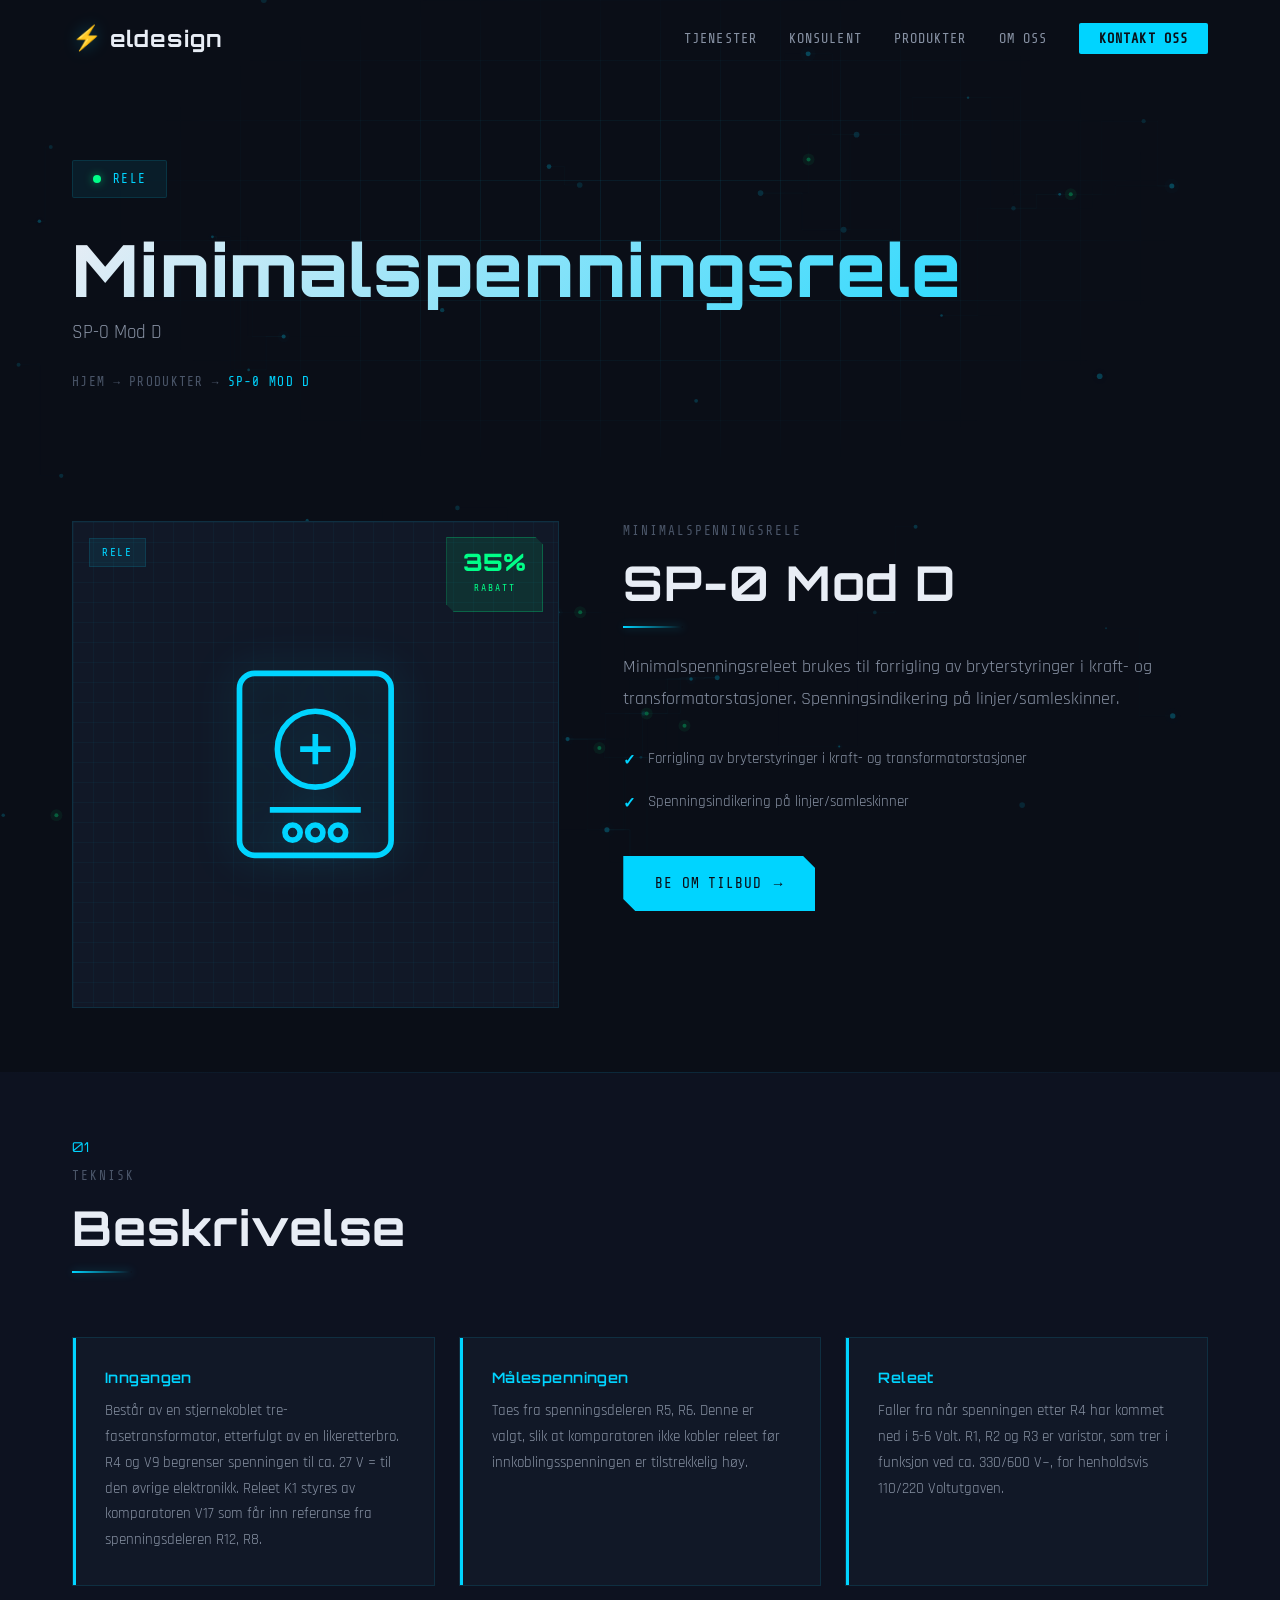
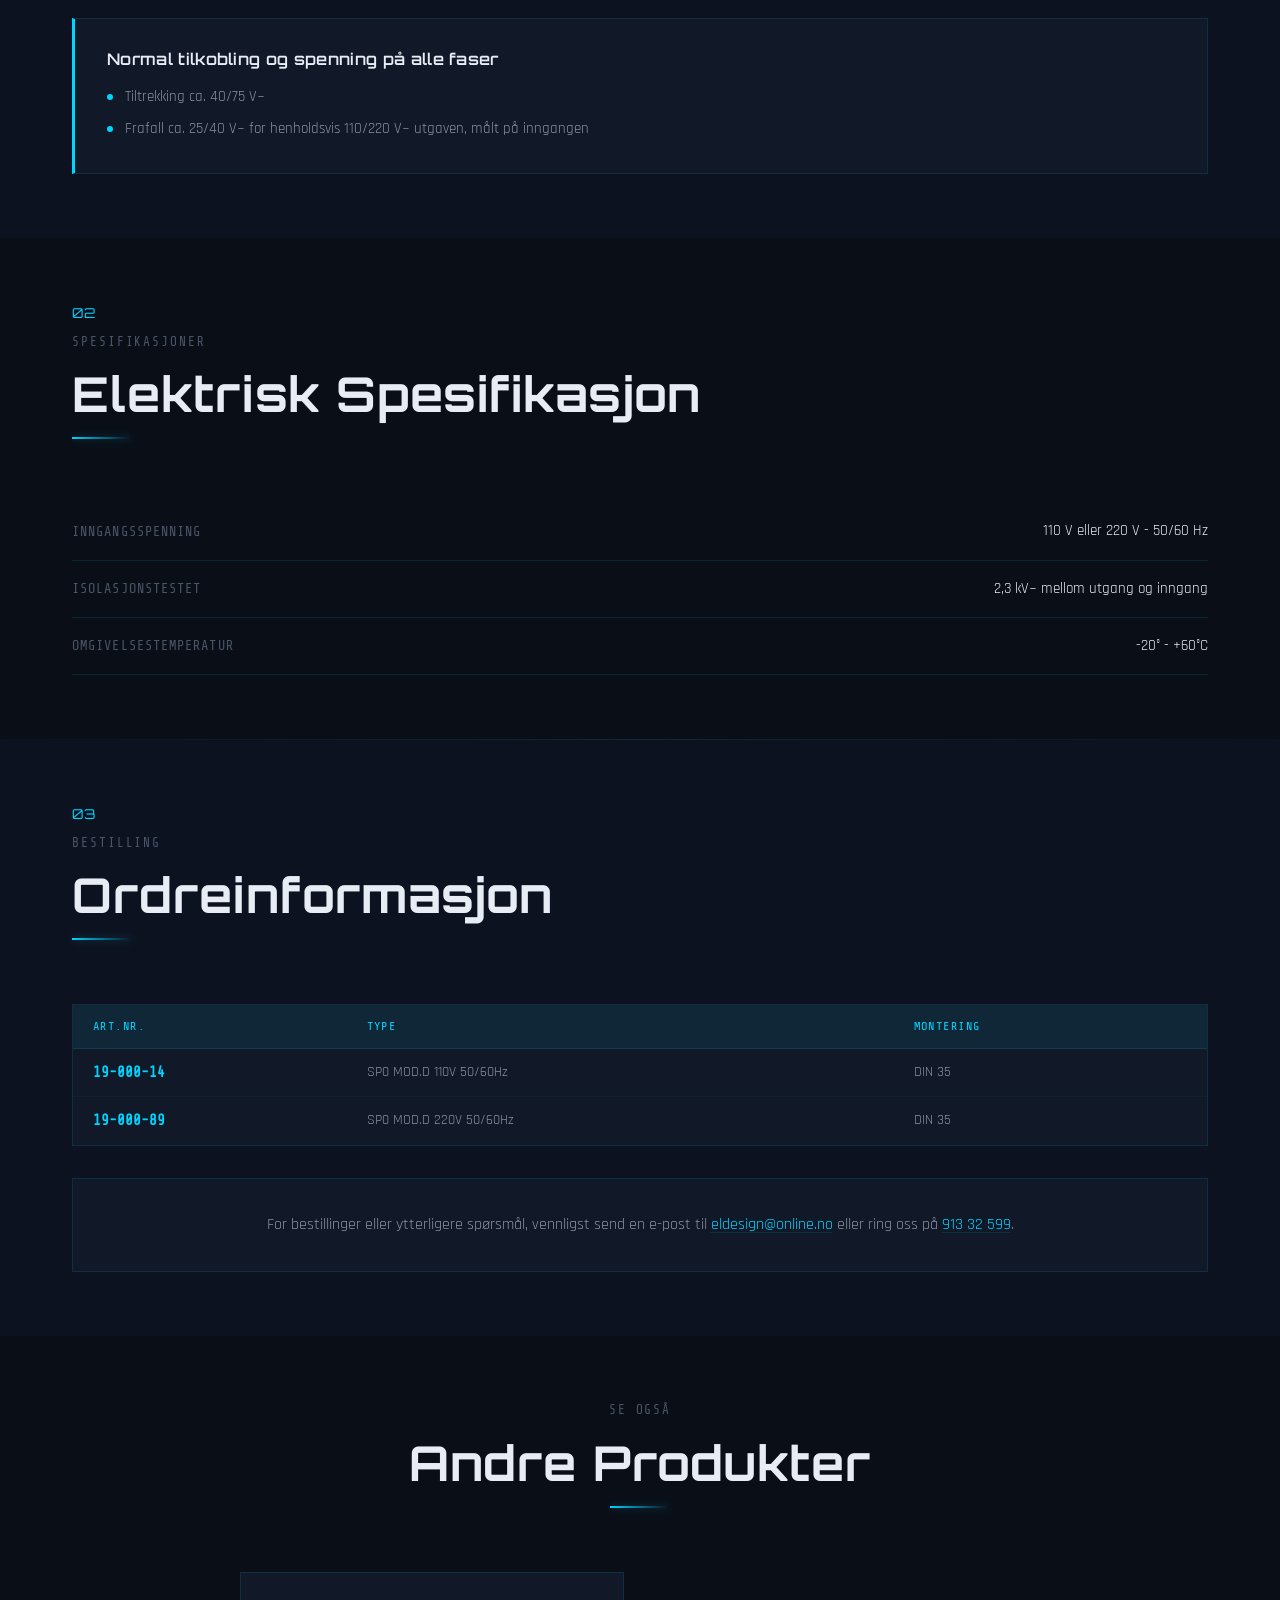
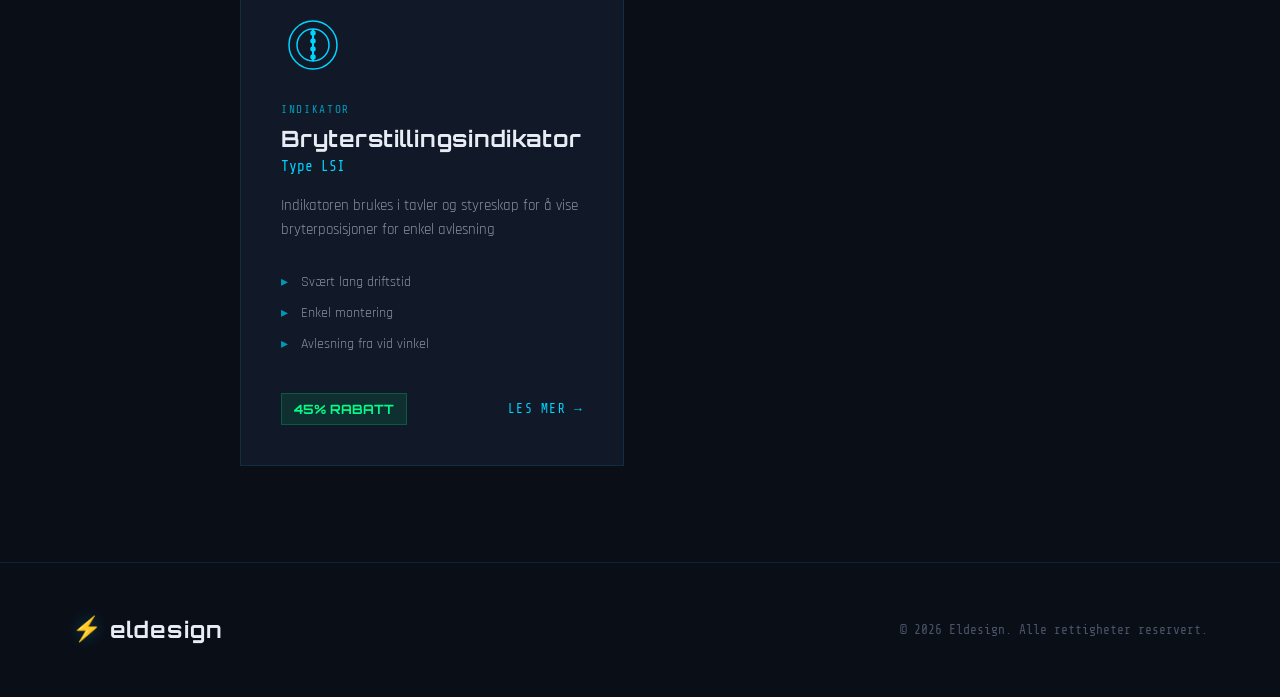
<file: products/sp-0.html>
<!DOCTYPE html>
<html lang="no">
<head>
    <meta charset="UTF-8">
    <meta name="viewport" content="width=device-width, initial-scale=1.0">
    <title>SP-0 Mod D – Minimalspenningsrele – Eldesign</title>
    <link rel="stylesheet" href="../css/style.css">
    <link rel="stylesheet" href="../css/products.css">
    <link rel="preconnect" href="https://fonts.googleapis.com">
    <link rel="preconnect" href="https://fonts.gstatic.com" crossorigin>
    <link href="https://fonts.googleapis.com/css2?family=Orbitron:wght@400;500;600;700;800;900&family=Rajdhani:wght@300;400;500;600;700&family=Share+Tech+Mono&display=swap" rel="stylesheet">
</head>
<body>
    <canvas id="circuit-bg"></canvas>

    <!-- Navigation -->
    <nav class="nav nav--scrolled" id="nav">
        <div class="nav__container">
            <a href="../index.html" class="nav__logo">
                <span class="nav__logo-icon">⚡</span>
                <span class="nav__logo-text">eldesign</span>
            </a>
            <button class="nav__toggle" id="nav-toggle" aria-label="Toggle menu">
                <span></span><span></span><span></span>
            </button>
            <ul class="nav__menu" id="nav-menu">
                <li><a href="../index.html#tjenester" class="nav__link">Tjenester</a></li>
                <li><a href="../index.html#konsulent" class="nav__link">Konsulent</a></li>
                <li><a href="index.html" class="nav__link" style="color: var(--accent);">Produkter</a></li>
                <li><a href="../index.html#om-oss" class="nav__link">Om Oss</a></li>
                <li><a href="../index.html#kontakt" class="nav__link nav__link--cta">Kontakt Oss</a></li>
            </ul>
        </div>
    </nav>

    <!-- Product Header -->
    <section class="page-header">
        <div class="page-header__grid-overlay"></div>
        <div class="section__container">
            <div class="page-header__content">
                <div class="hero__badge">
                    <span class="hero__badge-dot"></span>
                    <span class="hero__badge-text">Rele</span>
                </div>
                <h1 class="page-header__title">Minimalspenningsrele</h1>
                <p class="page-header__desc">SP-0 Mod D</p>
                <nav class="breadcrumb">
                    <a href="../index.html">Hjem</a>
                    <span class="breadcrumb__sep">→</span>
                    <a href="index.html">Produkter</a>
                    <span class="breadcrumb__sep">→</span>
                    <span class="breadcrumb__current">SP-0 Mod D</span>
                </nav>
            </div>
        </div>
    </section>

    <!-- Product Detail -->
    <section class="product-detail">
        <div class="section__container">
            <div class="product-detail__layout">
                <!-- Product Visual -->
                <div class="product-detail__visual">
                    <div class="product-visual-box">
                        <div class="product-visual-box__icon">
                            <svg viewBox="0 0 64 64" fill="none" stroke="currentColor" stroke-width="1.5">
                                <rect x="12" y="8" width="40" height="48" rx="4"/>
                                <circle cx="32" cy="28" r="10"/>
                                <path d="M28 28h8M32 24v8"/>
                                <line x1="20" y1="44" x2="44" y2="44"/>
                                <circle cx="26" cy="50" r="2"/><circle cx="32" cy="50" r="2"/><circle cx="38" cy="50" r="2"/>
                            </svg>
                        </div>
                        <div class="product-visual-box__grid"></div>
                        <div class="product-visual-box__badge">Rele</div>
                    </div>
                    <div class="product-discount-badge">
                        <span class="product-discount-badge__value">35%</span>
                        <span class="product-discount-badge__label">RABATT</span>
                    </div>
                </div>

                <!-- Product Info -->
                <div class="product-detail__info">
                    <span class="section__tag">Minimalspenningsrele</span>
                    <h2 class="section__title">SP-0 Mod D</h2>
                    <div class="section__line"></div>

                    <p class="product-detail__hero-desc">
                        Minimalspenningsreleet brukes til forrigling av bryterstyringer i kraft- og transformatorstasjoner. Spenningsindikering på linjer/samleskinner.
                    </p>

                    <div class="product-features">
                        <div class="product-feature">
                            <span class="product-feature__check">&#10003;</span>
                            <span>Forrigling av bryterstyringer i kraft- og transformatorstasjoner</span>
                        </div>
                        <div class="product-feature">
                            <span class="product-feature__check">&#10003;</span>
                            <span>Spenningsindikering på linjer/samleskinner</span>
                        </div>
                    </div>

                    <a href="../index.html#kontakt" class="btn btn--primary">
                        <span class="btn__text">Be om Tilbud</span>
                        <span class="btn__icon">→</span>
                    </a>
                </div>
            </div>
        </div>
    </section>

    <!-- Technical Description -->
    <section class="product-tech">
        <div class="section__container">
            <div class="section__header">
                <span class="section__number">01</span>
                <span class="section__tag">Teknisk</span>
                <h2 class="section__title">Beskrivelse</h2>
                <div class="section__line"></div>
            </div>

            <div class="tech-blocks">
                <div class="tech-block">
                    <h3 class="tech-block__label">Inngangen</h3>
                    <p class="tech-block__text">Består av en stjernekoblet tre-fasetransformator, etterfulgt av en likeretterbro. R4 og V9 begrenser spenningen til ca. 27 V = til den øvrige elektronikk. Releet K1 styres av komparatoren V17 som får inn referanse fra spenningsdeleren R12, R8.</p>
                </div>
                <div class="tech-block">
                    <h3 class="tech-block__label">Målespenningen</h3>
                    <p class="tech-block__text">Taes fra spenningsdeleren R5, R6. Denne er valgt, slik at komparatoren ikke kobler releet før innkoblingsspenningen er tilstrekkelig høy.</p>
                </div>
                <div class="tech-block">
                    <h3 class="tech-block__label">Releet</h3>
                    <p class="tech-block__text">Faller fra når spenningen etter R4 har kommet ned i 5-6 Volt. R1, R2 og R3 er varistor, som trer i funksjon ved ca. 330/600 V~, for henholdsvis 110/220 Voltutgaven.</p>
                </div>
            </div>

            <div class="tech-callout">
                <h3 class="tech-callout__title">Normal tilkobling og spenning på alle faser</h3>
                <div class="tech-callout__specs">
                    <div class="tech-callout__spec">
                        <span class="tech-callout__dot"></span>
                        Tiltrekking ca. 40/75 V~
                    </div>
                    <div class="tech-callout__spec">
                        <span class="tech-callout__dot"></span>
                        Frafall ca. 25/40 V~ for henholdsvis 110/220 V~ utgaven, målt på inngangen
                    </div>
                </div>
            </div>
        </div>
    </section>

    <!-- Specifications -->
    <section class="product-specs">
        <div class="section__container">
            <div class="section__header">
                <span class="section__number">02</span>
                <span class="section__tag">Spesifikasjoner</span>
                <h2 class="section__title">Elektrisk Spesifikasjon</h2>
                <div class="section__line"></div>
            </div>

            <div class="specs-table">
                <div class="specs-row">
                    <span class="specs-row__label">Inngangsspenning</span>
                    <span class="specs-row__value">110 V eller 220 V - 50/60 Hz</span>
                </div>
                <div class="specs-row">
                    <span class="specs-row__label">Isolasjonstestet</span>
                    <span class="specs-row__value">2,3 kV~ mellom utgang og inngang</span>
                </div>
                <div class="specs-row">
                    <span class="specs-row__label">Omgivelsestemperatur</span>
                    <span class="specs-row__value">-20° - +60°C</span>
                </div>
            </div>
        </div>
    </section>

    <!-- Order Info -->
    <section class="product-order">
        <div class="section__container">
            <div class="section__header">
                <span class="section__number">03</span>
                <span class="section__tag">Bestilling</span>
                <h2 class="section__title">Ordreinformasjon</h2>
                <div class="section__line"></div>
            </div>

            <div class="order-table">
                <div class="order-table__header">
                    <span>Art.nr.</span>
                    <span>Type</span>
                    <span>Montering</span>
                </div>
                <div class="order-table__row">
                    <span class="order-table__code">19-000-14</span>
                    <span>SP0 MOD.D 110V 50/60Hz</span>
                    <span>DIN 35</span>
                </div>
                <div class="order-table__row">
                    <span class="order-table__code">19-000-89</span>
                    <span>SP0 MOD.D 220V 50/60Hz</span>
                    <span>DIN 35</span>
                </div>
            </div>

            <div class="order-cta">
                <p>For bestillinger eller ytterligere spørsmål, vennligst send en e-post til <a href="mailto:eldesign@online.no" class="link--accent">eldesign@online.no</a> eller ring oss på <a href="tel:+4791332599" class="link--accent">913 32 599</a>.</p>
            </div>
        </div>
    </section>

    <!-- Other Products -->
    <section class="other-products">
        <div class="section__container">
            <div class="section__header section__header--center">
                <span class="section__tag">Se også</span>
                <h2 class="section__title">Andre Produkter</h2>
                <div class="section__line section__line--center"></div>
            </div>
            <div class="products-grid products-grid--small" id="other-products-grid">
                <!-- Populated by JS -->
            </div>
        </div>
    </section>

    <!-- Footer -->
    <footer class="footer">
        <div class="section__container">
            <div class="footer__content">
                <div class="footer__brand">
                    <span class="nav__logo-icon">⚡</span>
                    <span class="nav__logo-text">eldesign</span>
                </div>
                <p class="footer__copy">&copy; 2026 Eldesign. Alle rettigheter reservert.</p>
            </div>
        </div>
    </footer>

    <script src="../js/products-data.js"></script>
    <script src="../js/main.js"></script>
    <script src="../js/products.js"></script>
</body>
</html>
</file>
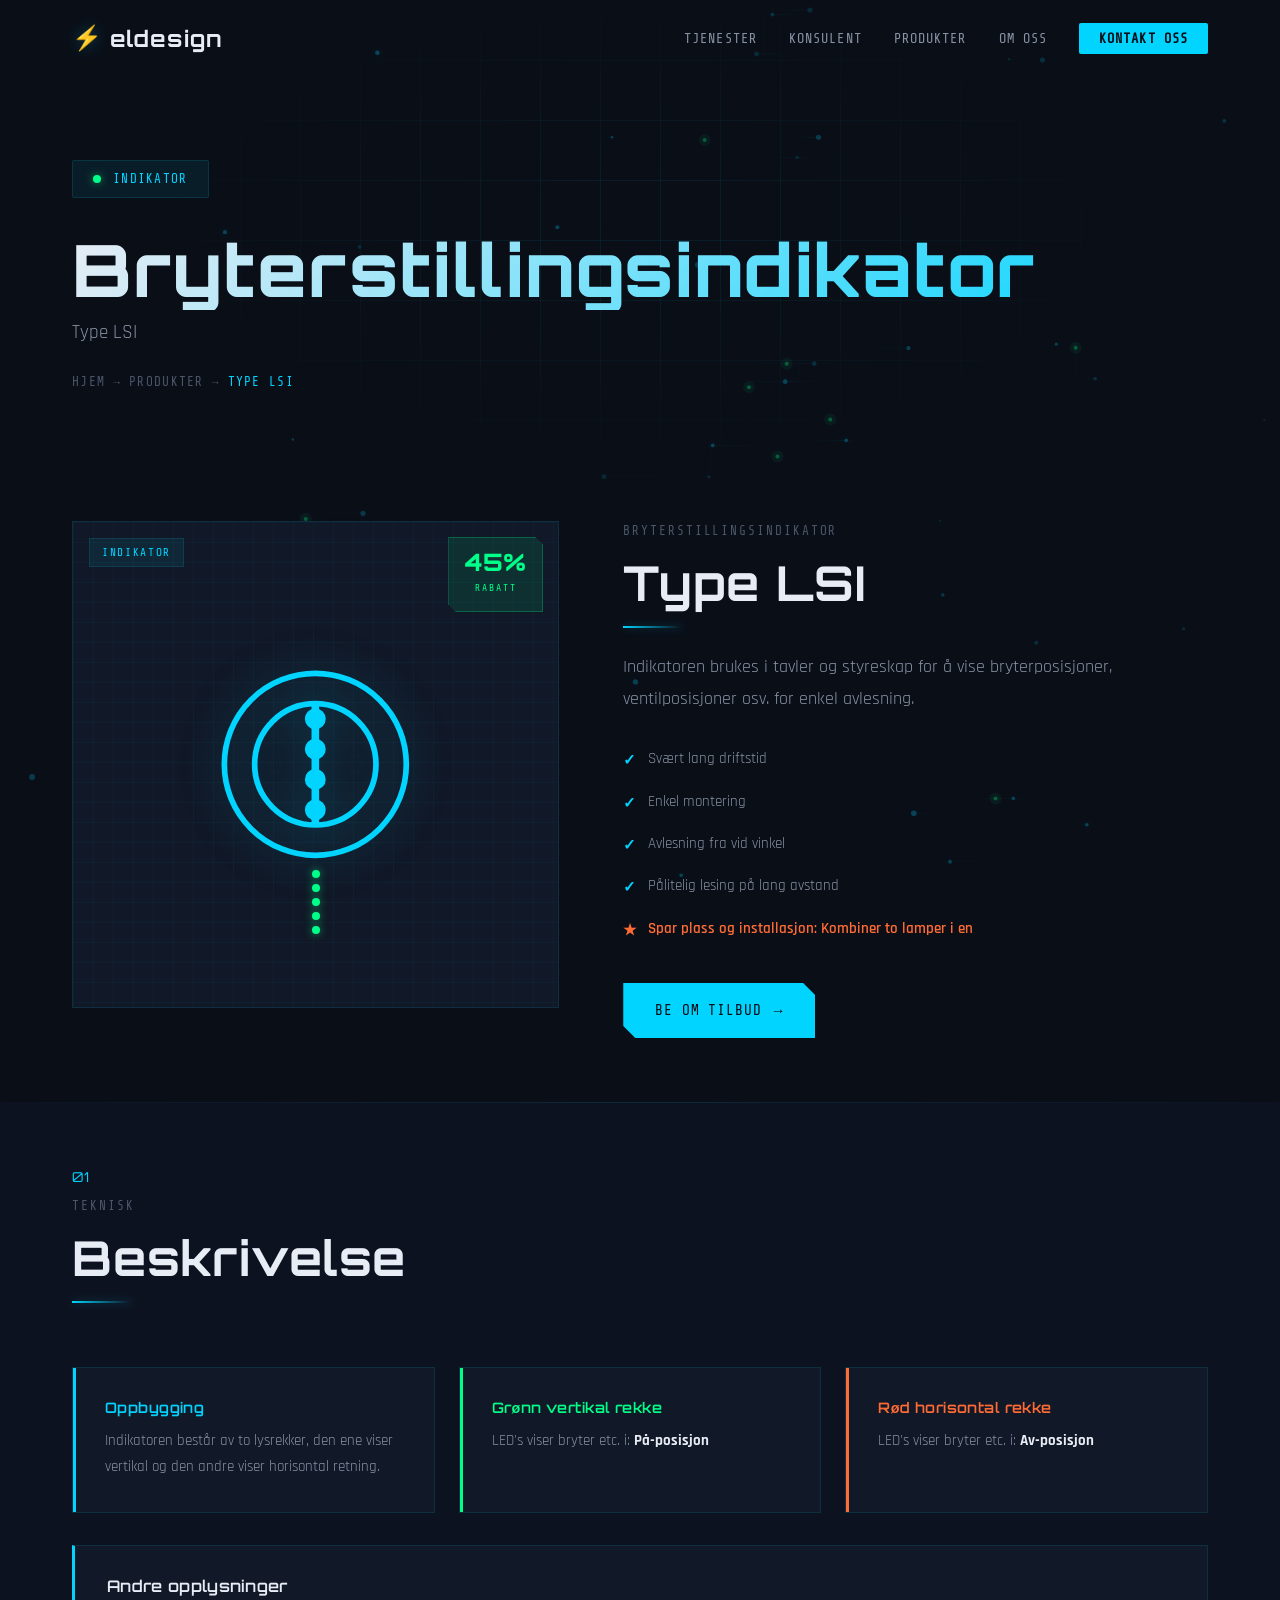
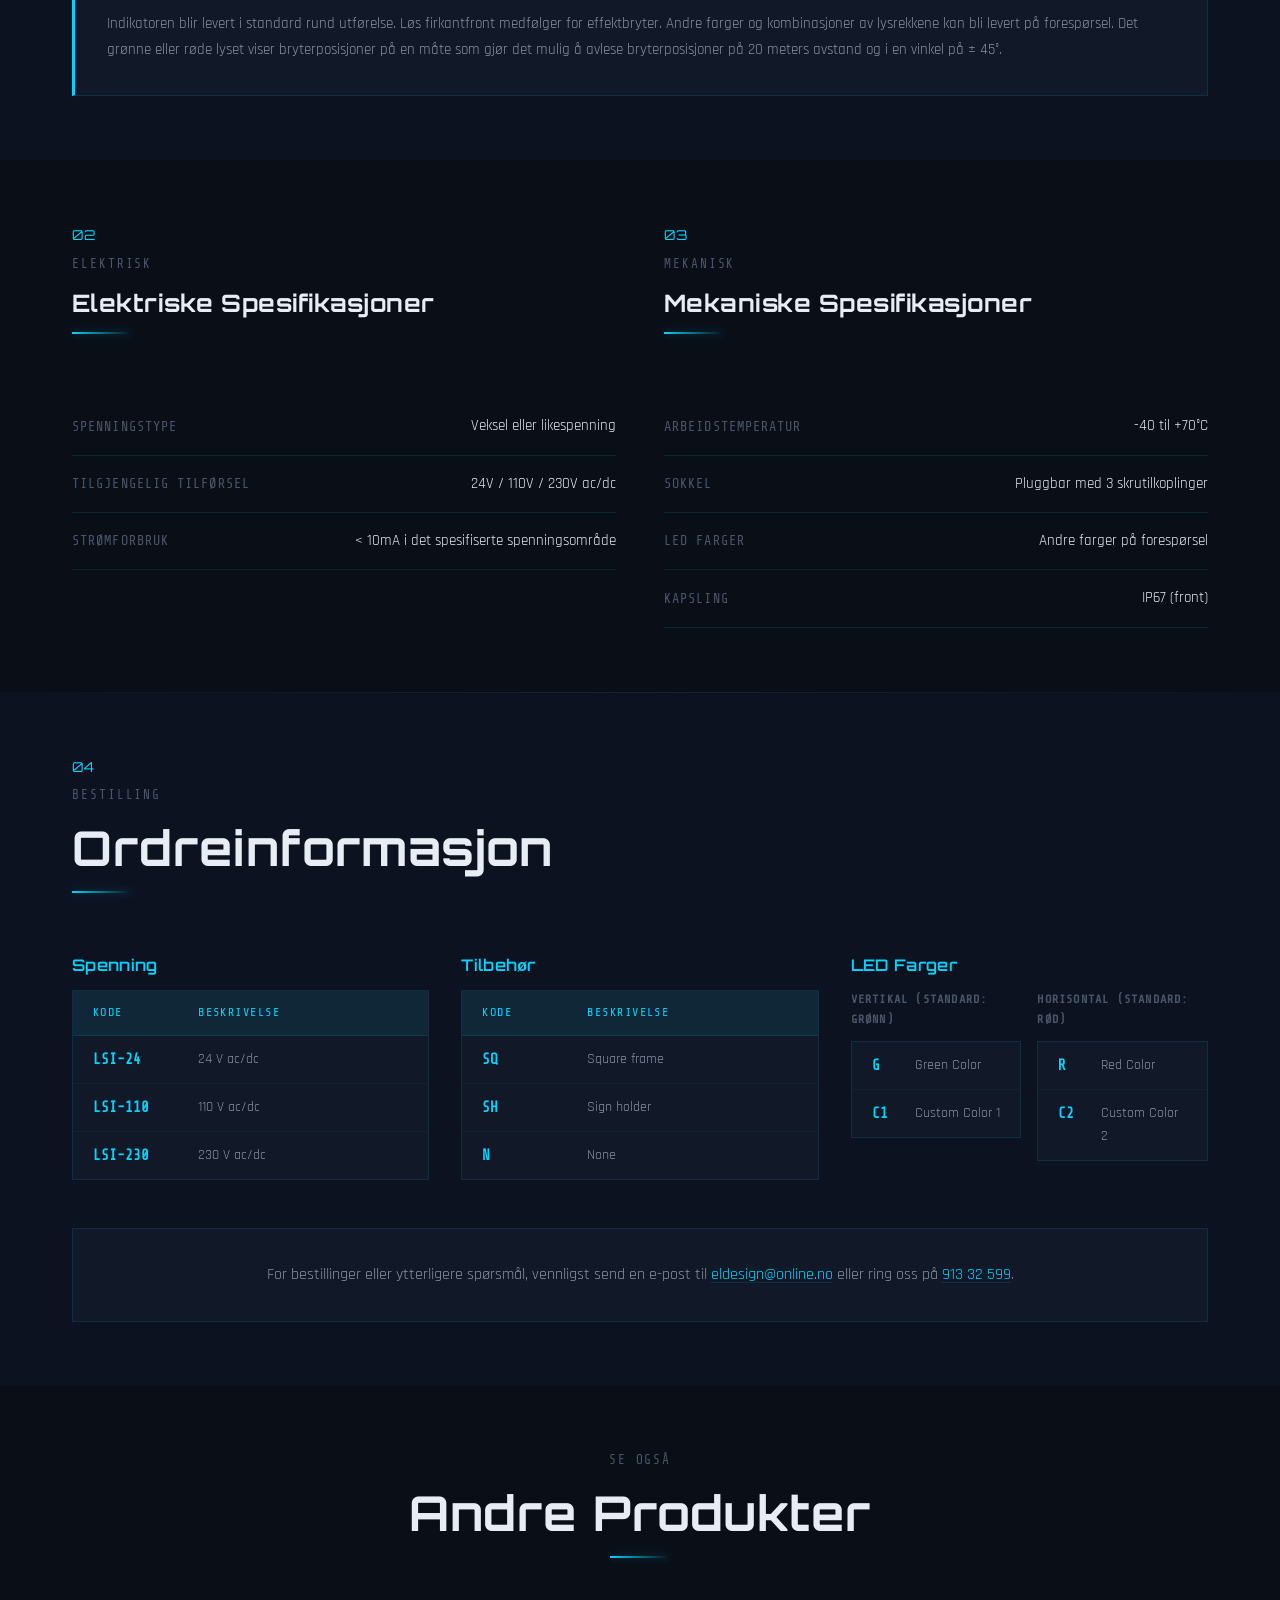
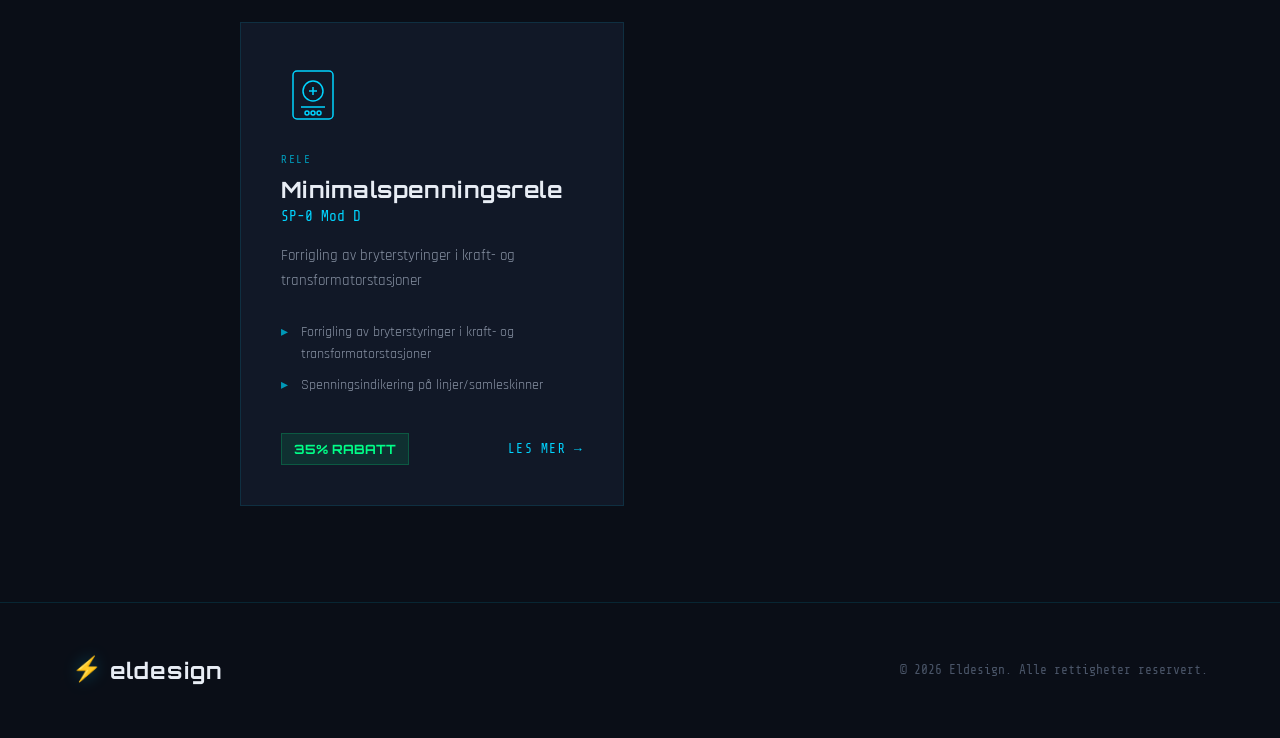
<file: products/type-lsi.html>
<!DOCTYPE html>
<html lang="no">
<head>
    <meta charset="UTF-8">
    <meta name="viewport" content="width=device-width, initial-scale=1.0">
    <title>Type LSI – Bryterstillingsindikator – Eldesign</title>
    <link rel="stylesheet" href="../css/style.css">
    <link rel="stylesheet" href="../css/products.css">
    <link rel="preconnect" href="https://fonts.googleapis.com">
    <link rel="preconnect" href="https://fonts.gstatic.com" crossorigin>
    <link href="https://fonts.googleapis.com/css2?family=Orbitron:wght@400;500;600;700;800;900&family=Rajdhani:wght@300;400;500;600;700&family=Share+Tech+Mono&display=swap" rel="stylesheet">
</head>
<body>
    <canvas id="circuit-bg"></canvas>

    <!-- Navigation -->
    <nav class="nav nav--scrolled" id="nav">
        <div class="nav__container">
            <a href="../index.html" class="nav__logo">
                <span class="nav__logo-icon">⚡</span>
                <span class="nav__logo-text">eldesign</span>
            </a>
            <button class="nav__toggle" id="nav-toggle" aria-label="Toggle menu">
                <span></span><span></span><span></span>
            </button>
            <ul class="nav__menu" id="nav-menu">
                <li><a href="../index.html#tjenester" class="nav__link">Tjenester</a></li>
                <li><a href="../index.html#konsulent" class="nav__link">Konsulent</a></li>
                <li><a href="index.html" class="nav__link" style="color: var(--accent);">Produkter</a></li>
                <li><a href="../index.html#om-oss" class="nav__link">Om Oss</a></li>
                <li><a href="../index.html#kontakt" class="nav__link nav__link--cta">Kontakt Oss</a></li>
            </ul>
        </div>
    </nav>

    <!-- Product Header -->
    <section class="page-header">
        <div class="page-header__grid-overlay"></div>
        <div class="section__container">
            <div class="page-header__content">
                <div class="hero__badge">
                    <span class="hero__badge-dot"></span>
                    <span class="hero__badge-text">Indikator</span>
                </div>
                <h1 class="page-header__title">Bryterstillingsindikator</h1>
                <p class="page-header__desc">Type LSI</p>
                <nav class="breadcrumb">
                    <a href="../index.html">Hjem</a>
                    <span class="breadcrumb__sep">→</span>
                    <a href="index.html">Produkter</a>
                    <span class="breadcrumb__sep">→</span>
                    <span class="breadcrumb__current">Type LSI</span>
                </nav>
            </div>
        </div>
    </section>

    <!-- Product Detail -->
    <section class="product-detail">
        <div class="section__container">
            <div class="product-detail__layout">
                <!-- Product Visual -->
                <div class="product-detail__visual">
                    <div class="product-visual-box">
                        <div class="product-visual-box__icon">
                            <svg viewBox="0 0 64 64" fill="none" stroke="currentColor" stroke-width="1.5">
                                <circle cx="32" cy="32" r="24"/>
                                <circle cx="32" cy="32" r="16"/>
                                <line x1="32" y1="16" x2="32" y2="48" stroke-width="2"/>
                                <circle cx="32" cy="20" r="2" fill="currentColor"/>
                                <circle cx="32" cy="28" r="2" fill="currentColor"/>
                                <circle cx="32" cy="36" r="2" fill="currentColor"/>
                                <circle cx="32" cy="44" r="2" fill="currentColor"/>
                            </svg>
                        </div>
                        <div class="product-visual-box__grid"></div>
                        <div class="product-visual-box__badge">Indikator</div>
                        <!-- LED indicator animation -->
                        <div class="lsi-indicator">
                            <div class="lsi-led lsi-led--green lsi-led--1"></div>
                            <div class="lsi-led lsi-led--green lsi-led--2"></div>
                            <div class="lsi-led lsi-led--green lsi-led--3"></div>
                            <div class="lsi-led lsi-led--green lsi-led--4"></div>
                            <div class="lsi-led lsi-led--green lsi-led--5"></div>
                        </div>
                    </div>
                    <div class="product-discount-badge">
                        <span class="product-discount-badge__value">45%</span>
                        <span class="product-discount-badge__label">RABATT</span>
                    </div>
                </div>

                <!-- Product Info -->
                <div class="product-detail__info">
                    <span class="section__tag">Bryterstillingsindikator</span>
                    <h2 class="section__title">Type LSI</h2>
                    <div class="section__line"></div>

                    <p class="product-detail__hero-desc">
                        Indikatoren brukes i tavler og styreskap for å vise bryterposisjoner, ventilposisjoner osv. for enkel avlesning.
                    </p>

                    <div class="product-features">
                        <div class="product-feature">
                            <span class="product-feature__check">&#10003;</span>
                            <span>Svært lang driftstid</span>
                        </div>
                        <div class="product-feature">
                            <span class="product-feature__check">&#10003;</span>
                            <span>Enkel montering</span>
                        </div>
                        <div class="product-feature">
                            <span class="product-feature__check">&#10003;</span>
                            <span>Avlesning fra vid vinkel</span>
                        </div>
                        <div class="product-feature">
                            <span class="product-feature__check">&#10003;</span>
                            <span>Pålitelig lesing på lang avstand</span>
                        </div>
                        <div class="product-feature product-feature--highlight">
                            <span class="product-feature__star">&#9733;</span>
                            <span>Spar plass og installasjon: Kombiner to lamper i en</span>
                        </div>
                    </div>

                    <a href="../index.html#kontakt" class="btn btn--primary">
                        <span class="btn__text">Be om Tilbud</span>
                        <span class="btn__icon">→</span>
                    </a>
                </div>
            </div>
        </div>
    </section>

    <!-- Technical Description -->
    <section class="product-tech">
        <div class="section__container">
            <div class="section__header">
                <span class="section__number">01</span>
                <span class="section__tag">Teknisk</span>
                <h2 class="section__title">Beskrivelse</h2>
                <div class="section__line"></div>
            </div>

            <div class="tech-blocks">
                <div class="tech-block">
                    <h3 class="tech-block__label">Oppbygging</h3>
                    <p class="tech-block__text">Indikatoren består av to lysrekker, den ene viser vertikal og den andre viser horisontal retning.</p>
                </div>
                <div class="tech-block tech-block--green">
                    <h3 class="tech-block__label">Grønn vertikal rekke</h3>
                    <p class="tech-block__text">LED's viser bryter etc. i: <strong>På-posisjon</strong></p>
                </div>
                <div class="tech-block tech-block--red">
                    <h3 class="tech-block__label">Rød horisontal rekke</h3>
                    <p class="tech-block__text">LED's viser bryter etc. i: <strong>Av-posisjon</strong></p>
                </div>
            </div>

            <div class="tech-callout">
                <h3 class="tech-callout__title">Andre opplysninger</h3>
                <p class="tech-callout__text">Indikatoren blir levert i standard rund utførelse. Løs firkantfront medfølger for effektbryter. Andre farger og kombinasjoner av lysrekkene kan bli levert på forespørsel. Det grønne eller røde lyset viser bryterposisjoner på en måte som gjør det mulig å avlese bryterposisjoner på 20 meters avstand og i en vinkel på ± 45°.</p>
            </div>
        </div>
    </section>

    <!-- Specifications -->
    <section class="product-specs">
        <div class="section__container">
            <div class="specs-dual">
                <div class="specs-column">
                    <div class="section__header">
                        <span class="section__number">02</span>
                        <span class="section__tag">Elektrisk</span>
                        <h2 class="section__title" style="font-size: 1.5rem;">Elektriske Spesifikasjoner</h2>
                        <div class="section__line"></div>
                    </div>
                    <div class="specs-table">
                        <div class="specs-row">
                            <span class="specs-row__label">Spenningstype</span>
                            <span class="specs-row__value">Veksel eller likespenning</span>
                        </div>
                        <div class="specs-row">
                            <span class="specs-row__label">Tilgjengelig tilførsel</span>
                            <span class="specs-row__value">24V / 110V / 230V ac/dc</span>
                        </div>
                        <div class="specs-row">
                            <span class="specs-row__label">Strømforbruk</span>
                            <span class="specs-row__value">&lt; 10mA i det spesifiserte spenningsområde</span>
                        </div>
                    </div>
                </div>
                <div class="specs-column">
                    <div class="section__header">
                        <span class="section__number">03</span>
                        <span class="section__tag">Mekanisk</span>
                        <h2 class="section__title" style="font-size: 1.5rem;">Mekaniske Spesifikasjoner</h2>
                        <div class="section__line"></div>
                    </div>
                    <div class="specs-table">
                        <div class="specs-row">
                            <span class="specs-row__label">Arbeidstemperatur</span>
                            <span class="specs-row__value">-40 til +70°C</span>
                        </div>
                        <div class="specs-row">
                            <span class="specs-row__label">Sokkel</span>
                            <span class="specs-row__value">Pluggbar med 3 skrutilkoplinger</span>
                        </div>
                        <div class="specs-row">
                            <span class="specs-row__label">LED farger</span>
                            <span class="specs-row__value">Andre farger på forespørsel</span>
                        </div>
                        <div class="specs-row">
                            <span class="specs-row__label">Kapsling</span>
                            <span class="specs-row__value">IP67 (front)</span>
                        </div>
                    </div>
                </div>
            </div>
        </div>
    </section>

    <!-- Order Info -->
    <section class="product-order">
        <div class="section__container">
            <div class="section__header">
                <span class="section__number">04</span>
                <span class="section__tag">Bestilling</span>
                <h2 class="section__title">Ordreinformasjon</h2>
                <div class="section__line"></div>
            </div>

            <div class="order-configurator">
                <div class="order-config-group">
                    <h3 class="order-config-group__title">Spenning</h3>
                    <div class="order-table">
                        <div class="order-table__header order-table__header--2col">
                            <span>Kode</span>
                            <span>Beskrivelse</span>
                        </div>
                        <div class="order-table__row order-table__row--2col">
                            <span class="order-table__code">LSI-24</span>
                            <span>24 V ac/dc</span>
                        </div>
                        <div class="order-table__row order-table__row--2col">
                            <span class="order-table__code">LSI-110</span>
                            <span>110 V ac/dc</span>
                        </div>
                        <div class="order-table__row order-table__row--2col">
                            <span class="order-table__code">LSI-230</span>
                            <span>230 V ac/dc</span>
                        </div>
                    </div>
                </div>

                <div class="order-config-group">
                    <h3 class="order-config-group__title">Tilbehør</h3>
                    <div class="order-table">
                        <div class="order-table__header order-table__header--2col">
                            <span>Kode</span>
                            <span>Beskrivelse</span>
                        </div>
                        <div class="order-table__row order-table__row--2col">
                            <span class="order-table__code">SQ</span>
                            <span>Square frame</span>
                        </div>
                        <div class="order-table__row order-table__row--2col">
                            <span class="order-table__code">SH</span>
                            <span>Sign holder</span>
                        </div>
                        <div class="order-table__row order-table__row--2col">
                            <span class="order-table__code">N</span>
                            <span>None</span>
                        </div>
                    </div>
                </div>

                <div class="order-config-group">
                    <h3 class="order-config-group__title">LED Farger</h3>
                    <div class="order-colors">
                        <div class="order-color-col">
                            <h4 class="order-color-col__title">Vertikal (Standard: Grønn)</h4>
                            <div class="order-table">
                                <div class="order-table__row order-table__row--2col">
                                    <span class="order-table__code">G</span>
                                    <span>Green Color</span>
                                </div>
                                <div class="order-table__row order-table__row--2col">
                                    <span class="order-table__code">C1</span>
                                    <span>Custom Color 1</span>
                                </div>
                            </div>
                        </div>
                        <div class="order-color-col">
                            <h4 class="order-color-col__title">Horisontal (Standard: Rød)</h4>
                            <div class="order-table">
                                <div class="order-table__row order-table__row--2col">
                                    <span class="order-table__code">R</span>
                                    <span>Red Color</span>
                                </div>
                                <div class="order-table__row order-table__row--2col">
                                    <span class="order-table__code">C2</span>
                                    <span>Custom Color 2</span>
                                </div>
                            </div>
                        </div>
                    </div>
                </div>
            </div>

            <div class="order-cta">
                <p>For bestillinger eller ytterligere spørsmål, vennligst send en e-post til <a href="mailto:eldesign@online.no" class="link--accent">eldesign@online.no</a> eller ring oss på <a href="tel:+4791332599" class="link--accent">913 32 599</a>.</p>
            </div>
        </div>
    </section>

    <!-- Other Products -->
    <section class="other-products">
        <div class="section__container">
            <div class="section__header section__header--center">
                <span class="section__tag">Se også</span>
                <h2 class="section__title">Andre Produkter</h2>
                <div class="section__line section__line--center"></div>
            </div>
            <div class="products-grid products-grid--small" id="other-products-grid">
                <!-- Populated by JS -->
            </div>
        </div>
    </section>

    <!-- Footer -->
    <footer class="footer">
        <div class="section__container">
            <div class="footer__content">
                <div class="footer__brand">
                    <span class="nav__logo-icon">⚡</span>
                    <span class="nav__logo-text">eldesign</span>
                </div>
                <p class="footer__copy">&copy; 2026 Eldesign. Alle rettigheter reservert.</p>
            </div>
        </div>
    </footer>

    <script src="../js/products-data.js"></script>
    <script src="../js/main.js"></script>
    <script src="../js/products.js"></script>
</body>
</html>
</file>
<file: css/style.css>
/* ============================================
   ELDESIGN - Industrial & Techy Theme
   Circuit boards, blueprints, neon accents
   ============================================ */

/* --- Custom Properties --- */
:root {
    --bg-primary: #0a0e17;
    --bg-secondary: #0d1220;
    --bg-card: #111827;
    --bg-card-hover: #162032;
    --accent: #00d4ff;
    --accent-dim: #0099b8;
    --accent-glow: rgba(0, 212, 255, 0.3);
    --accent-subtle: rgba(0, 212, 255, 0.08);
    --neon-green: #00ff88;
    --neon-orange: #ff6b35;
    --text-primary: #e8edf5;
    --text-secondary: #8892a4;
    --text-muted: #4a5568;
    --grid-color: rgba(0, 212, 255, 0.04);
    --grid-line: rgba(0, 212, 255, 0.08);
    --border-color: rgba(0, 212, 255, 0.12);
    --font-display: 'Orbitron', sans-serif;
    --font-body: 'Rajdhani', sans-serif;
    --font-mono: 'Share Tech Mono', monospace;
}

/* --- Reset & Base --- */
*, *::before, *::after {
    margin: 0;
    padding: 0;
    box-sizing: border-box;
}

html {
    scroll-behavior: smooth;
    font-size: 16px;
}

body {
    font-family: var(--font-body);
    background: var(--bg-primary);
    color: var(--text-primary);
    overflow-x: hidden;
    line-height: 1.6;
}

/* Canvas background */
#circuit-bg {
    position: fixed;
    top: 0;
    left: 0;
    width: 100%;
    height: 100%;
    z-index: 0;
    pointer-events: none;
    opacity: 0.4;
}

/* --- Typography --- */
h1, h2, h3 {
    font-family: var(--font-display);
    font-weight: 700;
    line-height: 1.1;
    letter-spacing: 0.02em;
}

a {
    color: inherit;
    text-decoration: none;
}

/* --- Utility --- */
.section__container {
    max-width: 1200px;
    margin: 0 auto;
    padding: 0 2rem;
    position: relative;
    z-index: 1;
}

/* --- Navigation --- */
.nav {
    position: fixed;
    top: 0;
    left: 0;
    width: 100%;
    z-index: 1000;
    padding: 1.25rem 0;
    transition: all 0.4s cubic-bezier(0.16, 1, 0.3, 1);
}

.nav--scrolled {
    background: rgba(10, 14, 23, 0.92);
    backdrop-filter: blur(20px);
    -webkit-backdrop-filter: blur(20px);
    border-bottom: 1px solid var(--border-color);
    padding: 0.75rem 0;
}

.nav__container {
    max-width: 1200px;
    margin: 0 auto;
    padding: 0 2rem;
    display: flex;
    align-items: center;
    justify-content: space-between;
}

.nav__logo {
    display: flex;
    align-items: center;
    gap: 0.5rem;
    z-index: 1001;
}

.nav__logo-icon {
    font-size: 1.5rem;
    filter: drop-shadow(0 0 8px var(--accent-glow));
}

.nav__logo-text {
    font-family: var(--font-display);
    font-size: 1.4rem;
    font-weight: 700;
    color: var(--text-primary);
    letter-spacing: 0.05em;
}

.nav__menu {
    display: flex;
    align-items: center;
    gap: 2rem;
    list-style: none;
}

.nav__link {
    font-family: var(--font-mono);
    font-size: 0.85rem;
    color: var(--text-secondary);
    letter-spacing: 0.08em;
    text-transform: uppercase;
    transition: color 0.3s ease;
    position: relative;
    padding: 0.25rem 0;
}

.nav__link::after {
    content: '';
    position: absolute;
    bottom: -2px;
    left: 0;
    width: 0;
    height: 1px;
    background: var(--accent);
    box-shadow: 0 0 6px var(--accent-glow);
    transition: width 0.3s ease;
}

.nav__link:hover {
    color: var(--accent);
}

.nav__link:hover::after {
    width: 100%;
}

.nav__link--cta {
    color: var(--bg-primary);
    background: var(--accent);
    padding: 0.5rem 1.25rem;
    border-radius: 2px;
    font-weight: 600;
}

.nav__link--cta:hover {
    color: var(--bg-primary);
    background: #33ddff;
    box-shadow: 0 0 20px var(--accent-glow);
}

.nav__link--cta::after {
    display: none;
}

/* Mobile nav toggle */
.nav__toggle {
    display: none;
    flex-direction: column;
    gap: 5px;
    background: none;
    border: none;
    cursor: pointer;
    z-index: 1001;
    padding: 4px;
}

.nav__toggle span {
    display: block;
    width: 24px;
    height: 2px;
    background: var(--text-primary);
    transition: all 0.3s ease;
}

/* --- Buttons --- */
.btn {
    display: inline-flex;
    align-items: center;
    gap: 0.75rem;
    font-family: var(--font-mono);
    font-size: 0.9rem;
    letter-spacing: 0.06em;
    text-transform: uppercase;
    padding: 1rem 2rem;
    border: none;
    cursor: pointer;
    transition: all 0.3s cubic-bezier(0.16, 1, 0.3, 1);
    position: relative;
    overflow: hidden;
}

.btn--primary {
    background: var(--accent);
    color: var(--bg-primary);
    clip-path: polygon(0 0, calc(100% - 12px) 0, 100% 12px, 100% 100%, 12px 100%, 0 calc(100% - 12px));
}

.btn--primary:hover {
    background: #33ddff;
    box-shadow: 0 0 30px var(--accent-glow), 0 0 60px rgba(0, 212, 255, 0.15);
    transform: translateY(-2px);
}

.btn--outline {
    background: transparent;
    color: var(--accent);
    border: 1px solid var(--border-color);
    clip-path: polygon(0 0, calc(100% - 12px) 0, 100% 12px, 100% 100%, 12px 100%, 0 calc(100% - 12px));
}

.btn--outline:hover {
    border-color: var(--accent);
    background: var(--accent-subtle);
    box-shadow: 0 0 20px rgba(0, 212, 255, 0.1);
}

.btn--full {
    width: 100%;
    justify-content: center;
}

.btn__icon {
    transition: transform 0.3s ease;
}

.btn:hover .btn__icon {
    transform: translateX(4px);
}

/* --- Hero Section --- */
.hero {
    min-height: 100vh;
    display: flex;
    align-items: center;
    position: relative;
    padding: 8rem 2rem 4rem;
    overflow: hidden;
}

.hero__grid-overlay {
    position: absolute;
    top: 0;
    left: 0;
    right: 0;
    bottom: 0;
    background-image:
        linear-gradient(var(--grid-line) 1px, transparent 1px),
        linear-gradient(90deg, var(--grid-line) 1px, transparent 1px);
    background-size: 60px 60px;
    mask-image: radial-gradient(ellipse 70% 70% at 30% 50%, black 20%, transparent 70%);
    -webkit-mask-image: radial-gradient(ellipse 70% 70% at 30% 50%, black 20%, transparent 70%);
    z-index: 0;
}

.hero__content {
    max-width: 1200px;
    margin: 0 auto;
    width: 100%;
    position: relative;
    z-index: 1;
}

.hero__badge {
    display: inline-flex;
    align-items: center;
    gap: 0.75rem;
    padding: 0.5rem 1.25rem;
    background: var(--accent-subtle);
    border: 1px solid var(--border-color);
    border-radius: 2px;
    margin-bottom: 2rem;
    animation: fadeInUp 0.8s ease forwards;
}

.hero__badge-dot {
    width: 8px;
    height: 8px;
    border-radius: 50%;
    background: var(--neon-green);
    box-shadow: 0 0 8px rgba(0, 255, 136, 0.5);
    animation: pulse 2s infinite;
}

.hero__badge-text {
    font-family: var(--font-mono);
    font-size: 0.8rem;
    color: var(--accent);
    letter-spacing: 0.1em;
    text-transform: uppercase;
}

.hero__title {
    margin-bottom: 1.5rem;
}

.hero__title-line {
    display: block;
    font-size: clamp(2.8rem, 8vw, 6rem);
    text-transform: uppercase;
    opacity: 0;
    animation: titleReveal 0.8s ease forwards;
}

.hero__title-line--1 {
    color: var(--text-secondary);
    animation-delay: 0.2s;
}

.hero__title-line--2 {
    color: var(--text-primary);
    animation-delay: 0.4s;
}

.hero__title-line--3 {
    background: linear-gradient(135deg, var(--accent), var(--neon-green));
    -webkit-background-clip: text;
    -webkit-text-fill-color: transparent;
    background-clip: text;
    animation-delay: 0.6s;
    filter: drop-shadow(0 0 30px var(--accent-glow));
}

.hero__description {
    font-size: 1.15rem;
    color: var(--text-secondary);
    max-width: 540px;
    line-height: 1.8;
    margin-bottom: 2.5rem;
    opacity: 0;
    animation: fadeInUp 0.8s ease 0.8s forwards;
}

.hero__actions {
    display: flex;
    gap: 1rem;
    margin-bottom: 4rem;
    opacity: 0;
    animation: fadeInUp 0.8s ease 1s forwards;
    flex-wrap: wrap;
}

.hero__stats {
    display: flex;
    align-items: center;
    gap: 2.5rem;
    opacity: 0;
    animation: fadeInUp 0.8s ease 1.2s forwards;
}

.hero__stat {
    text-align: center;
}

.hero__stat-number {
    font-family: var(--font-display);
    font-size: 2.5rem;
    font-weight: 800;
    color: var(--accent);
    display: inline;
}

.hero__stat-plus {
    font-family: var(--font-display);
    font-size: 2rem;
    color: var(--accent);
}

.hero__stat-label {
    display: block;
    font-family: var(--font-mono);
    font-size: 0.75rem;
    color: var(--text-muted);
    text-transform: uppercase;
    letter-spacing: 0.12em;
    margin-top: 0.25rem;
}

.hero__stat-divider {
    width: 1px;
    height: 40px;
    background: var(--border-color);
}

/* Scroll indicator */
.hero__scroll-indicator {
    position: absolute;
    bottom: 2rem;
    right: 2rem;
    display: flex;
    flex-direction: column;
    align-items: center;
    gap: 0.75rem;
    z-index: 1;
}

.hero__scroll-indicator span {
    font-family: var(--font-mono);
    font-size: 0.7rem;
    color: var(--text-muted);
    text-transform: uppercase;
    letter-spacing: 0.2em;
    writing-mode: vertical-rl;
}

.hero__scroll-line {
    width: 1px;
    height: 60px;
    background: linear-gradient(to bottom, var(--accent), transparent);
    animation: scrollLine 2s ease infinite;
}

/* --- Section Shared --- */
.section__header {
    margin-bottom: 4rem;
}

.section__header--center {
    text-align: center;
}

.section__number {
    font-family: var(--font-display);
    font-size: 0.85rem;
    color: var(--accent);
    display: block;
    margin-bottom: 0.5rem;
    letter-spacing: 0.1em;
}

.section__tag {
    font-family: var(--font-mono);
    font-size: 0.8rem;
    color: var(--text-muted);
    text-transform: uppercase;
    letter-spacing: 0.15em;
    display: block;
    margin-bottom: 1rem;
}

.section__title {
    font-size: clamp(2rem, 4vw, 3rem);
    color: var(--text-primary);
    margin-bottom: 1rem;
}

.section__line {
    width: 60px;
    height: 2px;
    background: linear-gradient(90deg, var(--accent), transparent);
    box-shadow: 0 0 8px var(--accent-glow);
}

.section__line--center {
    margin: 0 auto;
}

/* --- Services --- */
.services {
    padding: 8rem 0;
    position: relative;
    z-index: 1;
}

.services::before {
    content: '';
    position: absolute;
    top: 0;
    left: 0;
    right: 0;
    height: 1px;
    background: linear-gradient(90deg, transparent, var(--border-color), transparent);
}

.services__grid {
    display: grid;
    grid-template-columns: repeat(3, 1fr);
    gap: 1.5rem;
}

.service-card {
    background: var(--bg-card);
    border: 1px solid var(--border-color);
    padding: 2.5rem 2rem;
    position: relative;
    overflow: hidden;
    transition: all 0.4s cubic-bezier(0.16, 1, 0.3, 1);
    clip-path: polygon(0 0, calc(100% - 20px) 0, 100% 20px, 100% 100%, 20px 100%, 0 calc(100% - 20px));
}

.service-card::before {
    content: '';
    position: absolute;
    top: 0;
    left: 0;
    right: 0;
    height: 2px;
    background: linear-gradient(90deg, var(--accent), transparent);
    opacity: 0;
    transition: opacity 0.4s ease;
}

.service-card:hover {
    background: var(--bg-card-hover);
    border-color: rgba(0, 212, 255, 0.25);
    transform: translateY(-4px);
    box-shadow: 0 20px 40px rgba(0, 0, 0, 0.3), 0 0 30px var(--accent-glow);
}

.service-card:hover::before {
    opacity: 1;
}

.service-card__icon {
    width: 56px;
    height: 56px;
    color: var(--accent);
    margin-bottom: 1.5rem;
    transition: all 0.4s ease;
}

.service-card:hover .service-card__icon {
    filter: drop-shadow(0 0 12px var(--accent-glow));
    transform: scale(1.1);
}

.service-card__title {
    font-family: var(--font-display);
    font-size: 1rem;
    font-weight: 600;
    margin-bottom: 0.75rem;
    letter-spacing: 0.03em;
}

.service-card__desc {
    font-size: 0.95rem;
    color: var(--text-secondary);
    line-height: 1.6;
}

.service-card__line {
    width: 30px;
    height: 1px;
    background: var(--accent-dim);
    margin-top: 1.5rem;
    transition: width 0.4s ease;
}

.service-card:hover .service-card__line {
    width: 60px;
    background: var(--accent);
    box-shadow: 0 0 6px var(--accent-glow);
}

/* --- Consultant --- */
.consultant {
    padding: 8rem 0;
    background: var(--bg-secondary);
    position: relative;
    z-index: 1;
}

.consultant::before,
.consultant::after {
    content: '';
    position: absolute;
    left: 0;
    right: 0;
    height: 1px;
    background: linear-gradient(90deg, transparent, var(--border-color), transparent);
}

.consultant::before { top: 0; }
.consultant::after { bottom: 0; }

.consultant__layout {
    display: grid;
    grid-template-columns: 1fr 1fr;
    gap: 4rem;
    align-items: start;
}

.consultant__text {
    font-size: 1.1rem;
    color: var(--text-secondary);
    line-height: 1.8;
    margin-bottom: 1rem;
}

.consultant__cta-text {
    font-size: 1rem;
    color: var(--accent-dim);
    font-style: italic;
    margin-bottom: 2rem;
}

.consultant__card {
    background: var(--bg-card);
    border: 1px solid var(--border-color);
    padding: 2rem;
    margin-bottom: 1.5rem;
    position: relative;
    transition: all 0.4s ease;
}

.consultant__card:hover {
    border-color: rgba(0, 212, 255, 0.25);
    box-shadow: 0 10px 30px rgba(0, 0, 0, 0.2);
}

.consultant__card-number {
    font-family: var(--font-display);
    font-size: 2.5rem;
    font-weight: 800;
    color: rgba(0, 212, 255, 0.1);
    position: absolute;
    top: 1rem;
    right: 1.5rem;
}

.consultant__card-title {
    font-family: var(--font-display);
    font-size: 1.1rem;
    font-weight: 600;
    margin-bottom: 1.25rem;
    color: var(--accent);
}

.consultant__card-list {
    list-style: none;
}

.consultant__card-list li {
    font-size: 0.95rem;
    color: var(--text-secondary);
    padding: 0.4rem 0;
    padding-left: 1.25rem;
    position: relative;
    line-height: 1.6;
}

.consultant__card-list li::before {
    content: '▸';
    position: absolute;
    left: 0;
    color: var(--accent-dim);
    font-size: 0.8rem;
}

/* --- Development --- */
.development {
    padding: 8rem 0;
    position: relative;
    z-index: 1;
}

.development__layout {
    display: grid;
    grid-template-columns: 1fr 1fr;
    gap: 4rem;
    align-items: center;
}

.development__visual {
    position: relative;
    height: 400px;
}

.development__circuit-board {
    position: relative;
    width: 100%;
    height: 100%;
    border: 1px solid var(--border-color);
    background:
        linear-gradient(var(--grid-line) 1px, transparent 1px),
        linear-gradient(90deg, var(--grid-line) 1px, transparent 1px);
    background-size: 20px 20px;
}

.circuit-node {
    position: absolute;
    width: 12px;
    height: 12px;
    border-radius: 50%;
    background: var(--accent);
    box-shadow: 0 0 12px var(--accent-glow), 0 0 24px rgba(0, 212, 255, 0.15);
    animation: nodePulse 3s ease infinite;
}

.circuit-node--1 { top: 48%; left: 10%; animation-delay: 0s; }
.circuit-node--2 { top: 22%; left: 35%; animation-delay: 0.5s; }
.circuit-node--3 { top: 48%; left: 48%; animation-delay: 1s; }
.circuit-node--4 { top: 72%; left: 23%; animation-delay: 1.5s; }
.circuit-node--5 { top: 10%; left: 48%; animation-delay: 2s; }

.circuit-lines {
    position: absolute;
    top: 0;
    left: 0;
    width: 100%;
    height: 100%;
}

.circuit-path {
    stroke-dasharray: 500;
    stroke-dashoffset: 500;
    animation: drawCircuit 3s ease forwards;
}

.development__text {
    font-size: 1.1rem;
    color: var(--text-secondary);
    line-height: 1.8;
    margin-bottom: 1.5rem;
}

/* --- Sectors --- */
.sectors {
    padding: 8rem 0;
    background: var(--bg-secondary);
    position: relative;
    z-index: 1;
}

.sectors::before {
    content: '';
    position: absolute;
    top: 0;
    left: 0;
    right: 0;
    height: 1px;
    background: linear-gradient(90deg, transparent, var(--border-color), transparent);
}

.sectors__grid {
    display: grid;
    grid-template-columns: repeat(3, 1fr);
    gap: 2rem;
    margin-top: 3rem;
}

.sector-card {
    background: var(--bg-card);
    border: 1px solid var(--border-color);
    padding: 3rem 2rem;
    text-align: center;
    position: relative;
    transition: all 0.4s cubic-bezier(0.16, 1, 0.3, 1);
    overflow: hidden;
}

.sector-card::after {
    content: '';
    position: absolute;
    bottom: 0;
    left: 0;
    right: 0;
    height: 3px;
    background: linear-gradient(90deg, var(--accent), var(--neon-green));
    transform: scaleX(0);
    transition: transform 0.4s ease;
}

.sector-card:hover {
    transform: translateY(-6px);
    border-color: rgba(0, 212, 255, 0.25);
    box-shadow: 0 20px 50px rgba(0, 0, 0, 0.3);
}

.sector-card:hover::after {
    transform: scaleX(1);
}

.sector-card__number {
    font-family: var(--font-display);
    font-size: 3rem;
    font-weight: 800;
    color: rgba(0, 212, 255, 0.06);
    position: absolute;
    top: 1rem;
    right: 1.5rem;
}

.sector-card__icon {
    width: 64px;
    height: 64px;
    color: var(--accent);
    margin: 0 auto 1.5rem;
    transition: all 0.4s ease;
}

.sector-card:hover .sector-card__icon {
    filter: drop-shadow(0 0 12px var(--accent-glow));
    transform: scale(1.1);
}

.sector-card__title {
    font-family: var(--font-display);
    font-size: 1.1rem;
    font-weight: 600;
    margin-bottom: 1.25rem;
}

.sector-card__tags {
    display: flex;
    justify-content: center;
    gap: 0.5rem;
}

.sector-tag {
    font-family: var(--font-mono);
    font-size: 0.7rem;
    text-transform: uppercase;
    letter-spacing: 0.12em;
    padding: 0.35rem 0.75rem;
    background: var(--accent-subtle);
    border: 1px solid var(--border-color);
    color: var(--accent);
}

/* --- About --- */
.about {
    padding: 8rem 0;
    position: relative;
    z-index: 1;
}

.about::before {
    content: '';
    position: absolute;
    top: 0;
    left: 0;
    right: 0;
    height: 1px;
    background: linear-gradient(90deg, transparent, var(--border-color), transparent);
}

.about__layout {
    display: grid;
    grid-template-columns: 1fr 1.2fr;
    gap: 4rem;
    align-items: start;
}

.about__profile-card {
    background: var(--bg-card);
    border: 1px solid var(--border-color);
    padding: 2.5rem;
    margin-top: 1.5rem;
    text-align: center;
}

.about__avatar {
    width: 100px;
    height: 100px;
    margin: 0 auto 1.5rem;
    border-radius: 50%;
    border: 2px solid var(--accent);
    display: flex;
    align-items: center;
    justify-content: center;
    background: var(--accent-subtle);
    box-shadow: 0 0 20px var(--accent-glow);
}

.about__avatar-placeholder {
    font-family: var(--font-display);
    font-size: 1.5rem;
    font-weight: 700;
    color: var(--accent);
}

.about__name {
    font-family: var(--font-display);
    font-size: 1.3rem;
    font-weight: 700;
    margin-bottom: 0.25rem;
}

.about__role {
    font-family: var(--font-mono);
    font-size: 0.85rem;
    color: var(--accent);
    text-transform: uppercase;
    letter-spacing: 0.1em;
    margin-bottom: 1.5rem;
}

.about__bio {
    font-size: 0.95rem;
    color: var(--text-secondary);
    line-height: 1.7;
}

.about__vision-card {
    background: var(--bg-card);
    border: 1px solid var(--border-color);
    padding: 2.5rem;
    margin-bottom: 1.5rem;
    transition: all 0.4s ease;
    position: relative;
    overflow: hidden;
}

.about__vision-card::before {
    content: '';
    position: absolute;
    top: 0;
    left: 0;
    width: 3px;
    height: 100%;
    background: linear-gradient(to bottom, var(--accent), transparent);
}

.about__vision-card:hover {
    border-color: rgba(0, 212, 255, 0.25);
    transform: translateX(4px);
}

.about__vision-icon {
    width: 48px;
    height: 48px;
    color: var(--accent);
    margin-bottom: 1.5rem;
}

.about__vision-title {
    font-family: var(--font-display);
    font-size: 1.2rem;
    font-weight: 600;
    margin-bottom: 1rem;
}

.about__vision-text {
    font-size: 0.95rem;
    color: var(--text-secondary);
    line-height: 1.7;
}

/* --- Contact --- */
.contact {
    padding: 8rem 0;
    background: var(--bg-secondary);
    position: relative;
    z-index: 1;
}

.contact::before {
    content: '';
    position: absolute;
    top: 0;
    left: 0;
    right: 0;
    height: 1px;
    background: linear-gradient(90deg, transparent, var(--border-color), transparent);
}

.contact__layout {
    display: grid;
    grid-template-columns: 1fr 1fr;
    gap: 4rem;
    align-items: start;
}

.contact__text {
    font-size: 1.1rem;
    color: var(--text-secondary);
    line-height: 1.8;
    margin-bottom: 2rem;
}

.contact__details {
    display: flex;
    flex-direction: column;
    gap: 1rem;
}

.contact__detail {
    display: flex;
    align-items: center;
    gap: 0.75rem;
    color: var(--text-secondary);
    font-family: var(--font-mono);
    font-size: 0.9rem;
}

.contact__detail svg {
    color: var(--accent);
    flex-shrink: 0;
}

/* Form */
.contact__form {
    background: var(--bg-card);
    border: 1px solid var(--border-color);
    padding: 2.5rem;
}

.form__group {
    margin-bottom: 2rem;
    position: relative;
}

.form__label {
    font-family: var(--font-mono);
    font-size: 0.75rem;
    text-transform: uppercase;
    letter-spacing: 0.15em;
    color: var(--text-muted);
    display: block;
    margin-bottom: 0.5rem;
}

.form__input {
    width: 100%;
    background: transparent;
    border: none;
    border-bottom: 1px solid var(--border-color);
    padding: 0.75rem 0;
    font-family: var(--font-body);
    font-size: 1rem;
    color: var(--text-primary);
    outline: none;
    transition: border-color 0.3s ease;
}

.form__input:focus {
    border-bottom-color: var(--accent);
}

.form__input:focus ~ .form__line {
    transform: scaleX(1);
}

.form__line {
    position: absolute;
    bottom: 0;
    left: 0;
    width: 100%;
    height: 2px;
    background: var(--accent);
    transform: scaleX(0);
    transform-origin: left;
    transition: transform 0.4s ease;
    box-shadow: 0 0 8px var(--accent-glow);
}

.form__textarea {
    resize: vertical;
    min-height: 100px;
}

/* --- Footer --- */
.footer {
    padding: 3rem 0;
    border-top: 1px solid var(--border-color);
    position: relative;
    z-index: 1;
}

.footer__content {
    display: flex;
    align-items: center;
    justify-content: space-between;
}

.footer__brand {
    display: flex;
    align-items: center;
    gap: 0.5rem;
}

.footer__copy {
    font-family: var(--font-mono);
    font-size: 0.8rem;
    color: var(--text-muted);
}

/* --- Animations --- */
@keyframes fadeInUp {
    from {
        opacity: 0;
        transform: translateY(30px);
    }
    to {
        opacity: 1;
        transform: translateY(0);
    }
}

@keyframes titleReveal {
    from {
        opacity: 0;
        transform: translateY(40px) skewY(2deg);
    }
    to {
        opacity: 1;
        transform: translateY(0) skewY(0);
    }
}

@keyframes pulse {
    0%, 100% { opacity: 1; }
    50% { opacity: 0.4; }
}

@keyframes nodePulse {
    0%, 100% {
        box-shadow: 0 0 12px var(--accent-glow), 0 0 24px rgba(0, 212, 255, 0.15);
    }
    50% {
        box-shadow: 0 0 20px var(--accent-glow), 0 0 40px rgba(0, 212, 255, 0.3);
    }
}

@keyframes scrollLine {
    0% { opacity: 1; transform: scaleY(1); }
    50% { opacity: 0.3; transform: scaleY(0.5); }
    100% { opacity: 1; transform: scaleY(1); }
}

@keyframes drawCircuit {
    to {
        stroke-dashoffset: 0;
    }
}

/* Scroll reveal */
.reveal {
    opacity: 0;
    transform: translateY(30px);
    transition: all 0.8s cubic-bezier(0.16, 1, 0.3, 1);
}

.reveal--visible {
    opacity: 1;
    transform: translateY(0);
}

/* --- Responsive --- */
@media (max-width: 1024px) {
    .services__grid {
        grid-template-columns: repeat(2, 1fr);
    }

    .consultant__layout,
    .development__layout,
    .about__layout,
    .contact__layout {
        grid-template-columns: 1fr;
        gap: 3rem;
    }

    .development__visual {
        height: 300px;
    }
}

@media (max-width: 768px) {
    .nav__toggle {
        display: flex;
    }

    .nav__menu {
        position: fixed;
        top: 0;
        right: -100%;
        width: 280px;
        height: 100vh;
        background: rgba(10, 14, 23, 0.98);
        backdrop-filter: blur(20px);
        flex-direction: column;
        justify-content: center;
        padding: 2rem;
        gap: 1.5rem;
        transition: right 0.4s cubic-bezier(0.16, 1, 0.3, 1);
        border-left: 1px solid var(--border-color);
    }

    .nav__menu--open {
        right: 0;
    }

    .nav__link--cta {
        text-align: center;
        display: block;
    }

    .services__grid {
        grid-template-columns: 1fr;
    }

    .sectors__grid {
        grid-template-columns: 1fr;
    }

    .hero__stats {
        flex-direction: column;
        align-items: flex-start;
        gap: 1.5rem;
    }

    .hero__stat-divider {
        width: 40px;
        height: 1px;
    }

    .footer__content {
        flex-direction: column;
        gap: 1rem;
        text-align: center;
    }

    .hero {
        padding: 6rem 1.5rem 3rem;
    }

    .hero__scroll-indicator {
        display: none;
    }
}
</file>
<file: css/products.css>
/* ============================================
   ELDESIGN - Products Pages Styles
   ============================================ */

/* --- Page Header --- */
.page-header {
    padding: 10rem 0 4rem;
    position: relative;
    overflow: hidden;
    z-index: 1;
}

.page-header__grid-overlay {
    position: absolute;
    top: 0;
    left: 0;
    right: 0;
    bottom: 0;
    background-image:
        linear-gradient(var(--grid-line) 1px, transparent 1px),
        linear-gradient(90deg, var(--grid-line) 1px, transparent 1px);
    background-size: 60px 60px;
    mask-image: radial-gradient(ellipse 60% 80% at 50% 50%, black 10%, transparent 70%);
    -webkit-mask-image: radial-gradient(ellipse 60% 80% at 50% 50%, black 10%, transparent 70%);
}

.page-header__content {
    position: relative;
    z-index: 1;
}

.page-header__title {
    font-family: var(--font-display);
    font-size: clamp(2.5rem, 6vw, 4.5rem);
    font-weight: 800;
    margin-bottom: 0.5rem;
    background: linear-gradient(135deg, var(--text-primary), var(--accent));
    -webkit-background-clip: text;
    -webkit-text-fill-color: transparent;
    background-clip: text;
}

.page-header__desc {
    font-size: 1.2rem;
    color: var(--text-secondary);
    margin-bottom: 1.5rem;
}

/* Breadcrumb */
.breadcrumb {
    display: flex;
    align-items: center;
    gap: 0.5rem;
    font-family: var(--font-mono);
    font-size: 0.8rem;
    text-transform: uppercase;
    letter-spacing: 0.1em;
}

.breadcrumb a {
    color: var(--text-muted);
    transition: color 0.3s ease;
}

.breadcrumb a:hover {
    color: var(--accent);
}

.breadcrumb__sep {
    color: var(--text-muted);
    font-size: 0.7rem;
}

.breadcrumb__current {
    color: var(--accent);
}

/* --- Products Grid (Listing Page) --- */
.products-listing {
    padding: 4rem 0 6rem;
    position: relative;
    z-index: 1;
}

.products-grid {
    display: grid;
    grid-template-columns: repeat(2, 1fr);
    gap: 2rem;
}

.products-grid--small {
    max-width: 800px;
    margin: 0 auto;
}

.product-card {
    background: var(--bg-card);
    border: 1px solid var(--border-color);
    padding: 2.5rem;
    position: relative;
    overflow: hidden;
    transition: all 0.4s cubic-bezier(0.16, 1, 0.3, 1);
    display: flex;
    flex-direction: column;
}

.product-card::before {
    content: '';
    position: absolute;
    top: 0;
    left: 0;
    right: 0;
    height: 3px;
    background: linear-gradient(90deg, var(--accent), var(--neon-green));
    transform: scaleX(0);
    transform-origin: left;
    transition: transform 0.4s ease;
}

.product-card:hover {
    border-color: rgba(0, 212, 255, 0.3);
    transform: translateY(-6px);
    box-shadow: 0 20px 50px rgba(0, 0, 0, 0.3), 0 0 40px var(--accent-glow);
}

.product-card:hover::before {
    transform: scaleX(1);
}

.product-card__icon {
    width: 64px;
    height: 64px;
    color: var(--accent);
    margin-bottom: 1.5rem;
    transition: all 0.4s ease;
}

.product-card:hover .product-card__icon {
    filter: drop-shadow(0 0 12px var(--accent-glow));
    transform: scale(1.1);
}

.product-card__category {
    font-family: var(--font-mono);
    font-size: 0.7rem;
    text-transform: uppercase;
    letter-spacing: 0.15em;
    color: var(--accent-dim);
    margin-bottom: 0.5rem;
}

.product-card__name {
    font-family: var(--font-display);
    font-size: 1.4rem;
    font-weight: 700;
    margin-bottom: 0.25rem;
}

.product-card__model {
    font-family: var(--font-mono);
    font-size: 0.9rem;
    color: var(--accent);
    margin-bottom: 1rem;
}

.product-card__desc {
    font-size: 0.95rem;
    color: var(--text-secondary);
    line-height: 1.6;
    margin-bottom: 1.5rem;
    flex-grow: 1;
}

.product-card__features {
    margin-bottom: 2rem;
}

.product-card__feature {
    font-size: 0.85rem;
    color: var(--text-secondary);
    padding: 0.3rem 0;
    padding-left: 1.25rem;
    position: relative;
}

.product-card__feature::before {
    content: '▸';
    position: absolute;
    left: 0;
    color: var(--accent-dim);
}

.product-card__footer {
    display: flex;
    align-items: center;
    justify-content: space-between;
    margin-top: auto;
}

.product-card__discount {
    font-family: var(--font-display);
    font-size: 0.8rem;
    font-weight: 700;
    color: var(--neon-green);
    padding: 0.3rem 0.75rem;
    background: rgba(0, 255, 136, 0.1);
    border: 1px solid rgba(0, 255, 136, 0.2);
}

.product-card__link {
    font-family: var(--font-mono);
    font-size: 0.8rem;
    text-transform: uppercase;
    letter-spacing: 0.1em;
    color: var(--accent);
    display: flex;
    align-items: center;
    gap: 0.5rem;
    transition: gap 0.3s ease;
}

.product-card:hover .product-card__link {
    gap: 0.75rem;
}

/* --- Product Detail Page --- */
.product-detail {
    padding: 4rem 0;
    position: relative;
    z-index: 1;
}

.product-detail__layout {
    display: grid;
    grid-template-columns: 1fr 1.2fr;
    gap: 4rem;
    align-items: start;
}

/* Product Visual Box */
.product-detail__visual {
    position: relative;
}

.product-visual-box {
    background: var(--bg-card);
    border: 1px solid var(--border-color);
    aspect-ratio: 1;
    display: flex;
    align-items: center;
    justify-content: center;
    position: relative;
    overflow: hidden;
}

.product-visual-box__icon {
    width: 50%;
    height: 50%;
    color: var(--accent);
    filter: drop-shadow(0 0 20px var(--accent-glow));
    animation: nodePulse 3s ease infinite;
}

.product-visual-box__grid {
    position: absolute;
    top: 0;
    left: 0;
    right: 0;
    bottom: 0;
    background-image:
        linear-gradient(var(--grid-line) 1px, transparent 1px),
        linear-gradient(90deg, var(--grid-line) 1px, transparent 1px);
    background-size: 20px 20px;
    opacity: 0.5;
    pointer-events: none;
}

.product-visual-box__badge {
    position: absolute;
    top: 1rem;
    left: 1rem;
    font-family: var(--font-mono);
    font-size: 0.7rem;
    text-transform: uppercase;
    letter-spacing: 0.15em;
    color: var(--accent);
    padding: 0.3rem 0.75rem;
    background: var(--accent-subtle);
    border: 1px solid var(--border-color);
}

.product-discount-badge {
    position: absolute;
    top: 1rem;
    right: 1rem;
    text-align: center;
    padding: 0.75rem 1rem;
    background: rgba(0, 255, 136, 0.1);
    border: 1px solid rgba(0, 255, 136, 0.25);
    clip-path: polygon(0 0, calc(100% - 8px) 0, 100% 8px, 100% 100%, 8px 100%, 0 calc(100% - 8px));
}

.product-discount-badge__value {
    display: block;
    font-family: var(--font-display);
    font-size: 1.5rem;
    font-weight: 800;
    color: var(--neon-green);
    line-height: 1;
}

.product-discount-badge__label {
    font-family: var(--font-mono);
    font-size: 0.6rem;
    letter-spacing: 0.2em;
    color: var(--neon-green);
}

/* LSI LED Indicator Animation */
.lsi-indicator {
    position: absolute;
    bottom: 15%;
    left: 50%;
    transform: translateX(-50%);
    display: flex;
    flex-direction: column;
    gap: 6px;
    z-index: 2;
}

.lsi-led {
    width: 8px;
    height: 8px;
    border-radius: 50%;
    animation: ledBlink 2s ease infinite;
}

.lsi-led--green {
    background: var(--neon-green);
    box-shadow: 0 0 8px rgba(0, 255, 136, 0.6);
}

.lsi-led--1 { animation-delay: 0s; }
.lsi-led--2 { animation-delay: 0.15s; }
.lsi-led--3 { animation-delay: 0.3s; }
.lsi-led--4 { animation-delay: 0.45s; }
.lsi-led--5 { animation-delay: 0.6s; }

@keyframes ledBlink {
    0%, 100% { opacity: 1; }
    50% { opacity: 0.3; }
}

/* Product Detail Info */
.product-detail__hero-desc {
    font-size: 1.1rem;
    color: var(--text-secondary);
    line-height: 1.8;
    margin: 1.5rem 0;
}

.product-features {
    margin-bottom: 2rem;
}

.product-feature {
    display: flex;
    align-items: flex-start;
    gap: 0.75rem;
    padding: 0.5rem 0;
    font-size: 0.95rem;
    color: var(--text-secondary);
}

.product-feature__check {
    color: var(--accent);
    font-weight: 700;
    flex-shrink: 0;
    margin-top: 2px;
}

.product-feature__star {
    color: var(--neon-orange);
    flex-shrink: 0;
    margin-top: 2px;
}

.product-feature--highlight {
    color: var(--neon-orange);
    font-weight: 600;
}

/* --- Technical Blocks --- */
.product-tech {
    padding: 4rem 0;
    background: var(--bg-secondary);
    position: relative;
    z-index: 1;
}

.product-tech::before {
    content: '';
    position: absolute;
    top: 0;
    left: 0;
    right: 0;
    height: 1px;
    background: linear-gradient(90deg, transparent, var(--border-color), transparent);
}

.tech-blocks {
    display: grid;
    grid-template-columns: repeat(auto-fit, minmax(280px, 1fr));
    gap: 1.5rem;
    margin-bottom: 2rem;
}

.tech-block {
    background: var(--bg-card);
    border: 1px solid var(--border-color);
    padding: 2rem;
    position: relative;
    transition: all 0.3s ease;
}

.tech-block::before {
    content: '';
    position: absolute;
    top: 0;
    left: 0;
    width: 3px;
    height: 100%;
    background: var(--accent);
}

.tech-block:hover {
    border-color: rgba(0, 212, 255, 0.25);
    transform: translateX(4px);
}

.tech-block--green::before { background: var(--neon-green); }
.tech-block--red::before { background: var(--neon-orange); }

.tech-block__label {
    font-family: var(--font-display);
    font-size: 0.9rem;
    font-weight: 600;
    color: var(--accent);
    margin-bottom: 0.75rem;
    letter-spacing: 0.03em;
}

.tech-block--green .tech-block__label { color: var(--neon-green); }
.tech-block--red .tech-block__label { color: var(--neon-orange); }

.tech-block__text {
    font-size: 0.95rem;
    color: var(--text-secondary);
    line-height: 1.7;
}

.tech-block__text strong {
    color: var(--text-primary);
}

/* Tech Callout */
.tech-callout {
    background: var(--bg-card);
    border: 1px solid var(--border-color);
    padding: 2rem;
    border-left: 3px solid var(--accent);
}

.tech-callout__title {
    font-family: var(--font-display);
    font-size: 1rem;
    font-weight: 600;
    margin-bottom: 1rem;
}

.tech-callout__text {
    font-size: 0.95rem;
    color: var(--text-secondary);
    line-height: 1.7;
}

.tech-callout__specs {
    display: flex;
    flex-direction: column;
    gap: 0.5rem;
}

.tech-callout__spec {
    display: flex;
    align-items: center;
    gap: 0.75rem;
    font-size: 0.95rem;
    color: var(--text-secondary);
}

.tech-callout__dot {
    width: 6px;
    height: 6px;
    border-radius: 50%;
    background: var(--accent);
    flex-shrink: 0;
}

/* --- Specs Table --- */
.product-specs {
    padding: 4rem 0;
    position: relative;
    z-index: 1;
}

.specs-dual {
    display: grid;
    grid-template-columns: 1fr 1fr;
    gap: 3rem;
}

.specs-table {
    margin-top: 1rem;
}

.specs-row {
    display: flex;
    justify-content: space-between;
    align-items: center;
    padding: 1rem 0;
    border-bottom: 1px solid var(--border-color);
    gap: 1rem;
}

.specs-row__label {
    font-family: var(--font-mono);
    font-size: 0.85rem;
    color: var(--text-muted);
    text-transform: uppercase;
    letter-spacing: 0.08em;
    flex-shrink: 0;
}

.specs-row__value {
    font-size: 0.95rem;
    color: var(--text-primary);
    text-align: right;
}

/* --- Order Info --- */
.product-order {
    padding: 4rem 0;
    background: var(--bg-secondary);
    position: relative;
    z-index: 1;
}

.product-order::before {
    content: '';
    position: absolute;
    top: 0;
    left: 0;
    right: 0;
    height: 1px;
    background: linear-gradient(90deg, transparent, var(--border-color), transparent);
}

.order-configurator {
    display: grid;
    grid-template-columns: repeat(auto-fit, minmax(300px, 1fr));
    gap: 2rem;
    margin-bottom: 2rem;
}

.order-config-group__title {
    font-family: var(--font-display);
    font-size: 1rem;
    font-weight: 600;
    color: var(--accent);
    margin-bottom: 1rem;
}

.order-table {
    background: var(--bg-card);
    border: 1px solid var(--border-color);
    overflow: hidden;
    margin-bottom: 1rem;
}

.order-table__header {
    display: grid;
    grid-template-columns: 1fr 2fr 1fr;
    padding: 0.75rem 1.25rem;
    background: var(--accent-subtle);
    font-family: var(--font-mono);
    font-size: 0.75rem;
    text-transform: uppercase;
    letter-spacing: 0.12em;
    color: var(--accent);
    border-bottom: 1px solid var(--border-color);
}

.order-table__header--2col {
    grid-template-columns: 1fr 2fr;
}

.order-table__row {
    display: grid;
    grid-template-columns: 1fr 2fr 1fr;
    padding: 0.75rem 1.25rem;
    font-size: 0.9rem;
    color: var(--text-secondary);
    border-bottom: 1px solid rgba(0, 212, 255, 0.05);
    transition: background 0.2s ease;
}

.order-table__row:last-child {
    border-bottom: none;
}

.order-table__row:hover {
    background: rgba(0, 212, 255, 0.03);
}

.order-table__row--2col {
    grid-template-columns: 1fr 2fr;
}

.order-table__code {
    font-family: var(--font-mono);
    color: var(--accent);
    font-weight: 600;
}

.order-colors {
    display: grid;
    grid-template-columns: 1fr 1fr;
    gap: 1rem;
}

.order-color-col__title {
    font-family: var(--font-mono);
    font-size: 0.75rem;
    text-transform: uppercase;
    letter-spacing: 0.1em;
    color: var(--text-muted);
    margin-bottom: 0.75rem;
}

.order-cta {
    margin-top: 2rem;
    padding: 2rem;
    background: var(--bg-card);
    border: 1px solid var(--border-color);
    text-align: center;
    font-size: 1rem;
    color: var(--text-secondary);
    line-height: 1.8;
}

.link--accent {
    color: var(--accent);
    transition: color 0.3s ease;
    text-decoration: underline;
    text-decoration-color: var(--border-color);
    text-underline-offset: 3px;
}

.link--accent:hover {
    color: #33ddff;
    text-decoration-color: var(--accent);
}

/* --- Products CTA Section --- */
.products-cta {
    padding: 6rem 0;
    position: relative;
    z-index: 1;
    background: var(--bg-secondary);
}

.products-cta::before {
    content: '';
    position: absolute;
    top: 0;
    left: 0;
    right: 0;
    height: 1px;
    background: linear-gradient(90deg, transparent, var(--border-color), transparent);
}

.products-cta__content {
    text-align: center;
    max-width: 600px;
    margin: 0 auto;
}

.products-cta__title {
    font-family: var(--font-display);
    font-size: clamp(1.5rem, 3vw, 2rem);
    font-weight: 700;
    margin-bottom: 1rem;
}

.products-cta__text {
    font-size: 1.05rem;
    color: var(--text-secondary);
    line-height: 1.7;
    margin-bottom: 2rem;
}

/* --- Other Products --- */
.other-products {
    padding: 4rem 0 6rem;
    position: relative;
    z-index: 1;
}

/* --- Responsive --- */
@media (max-width: 1024px) {
    .product-detail__layout {
        grid-template-columns: 1fr;
        gap: 2rem;
    }

    .product-visual-box {
        max-width: 400px;
    }

    .specs-dual {
        grid-template-columns: 1fr;
    }
}

@media (max-width: 768px) {
    .products-grid {
        grid-template-columns: 1fr;
    }

    .order-colors {
        grid-template-columns: 1fr;
    }

    .page-header {
        padding: 8rem 0 3rem;
    }

    .order-configurator {
        grid-template-columns: 1fr;
    }
}
</file>
